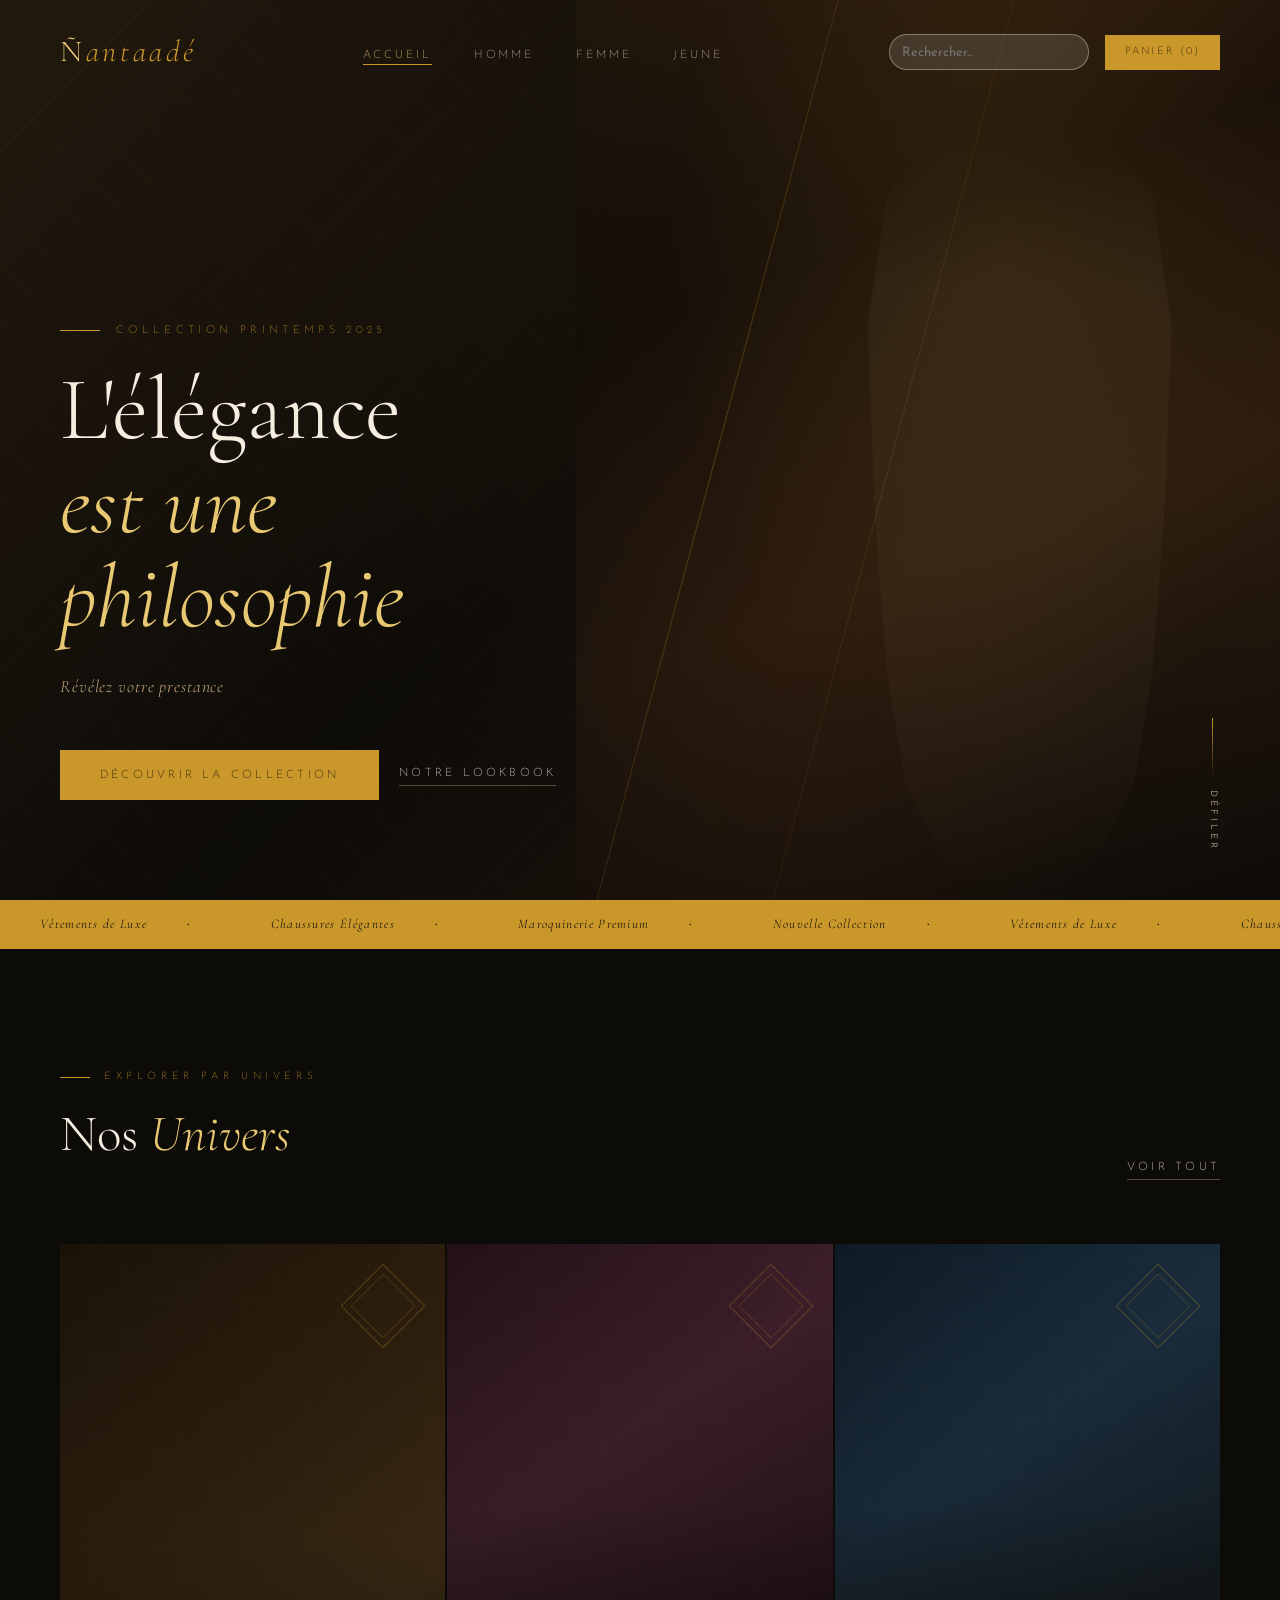
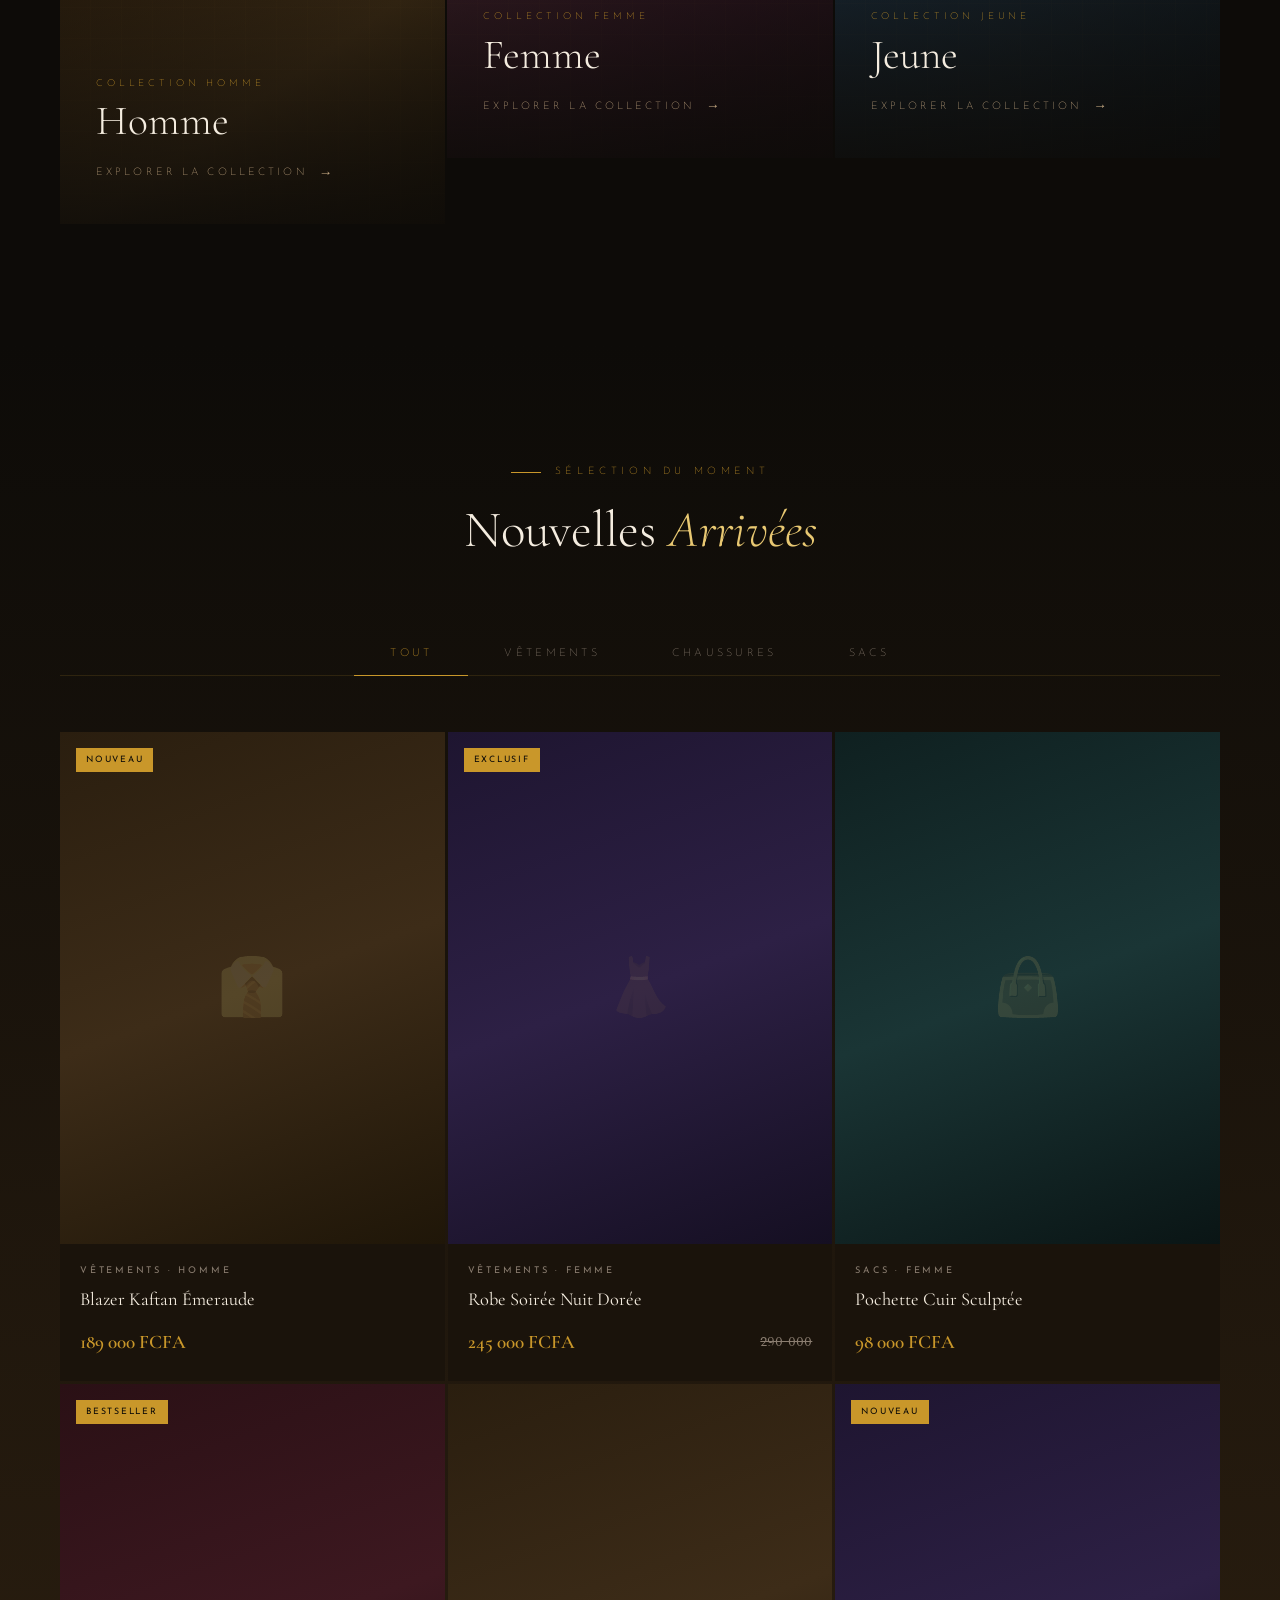
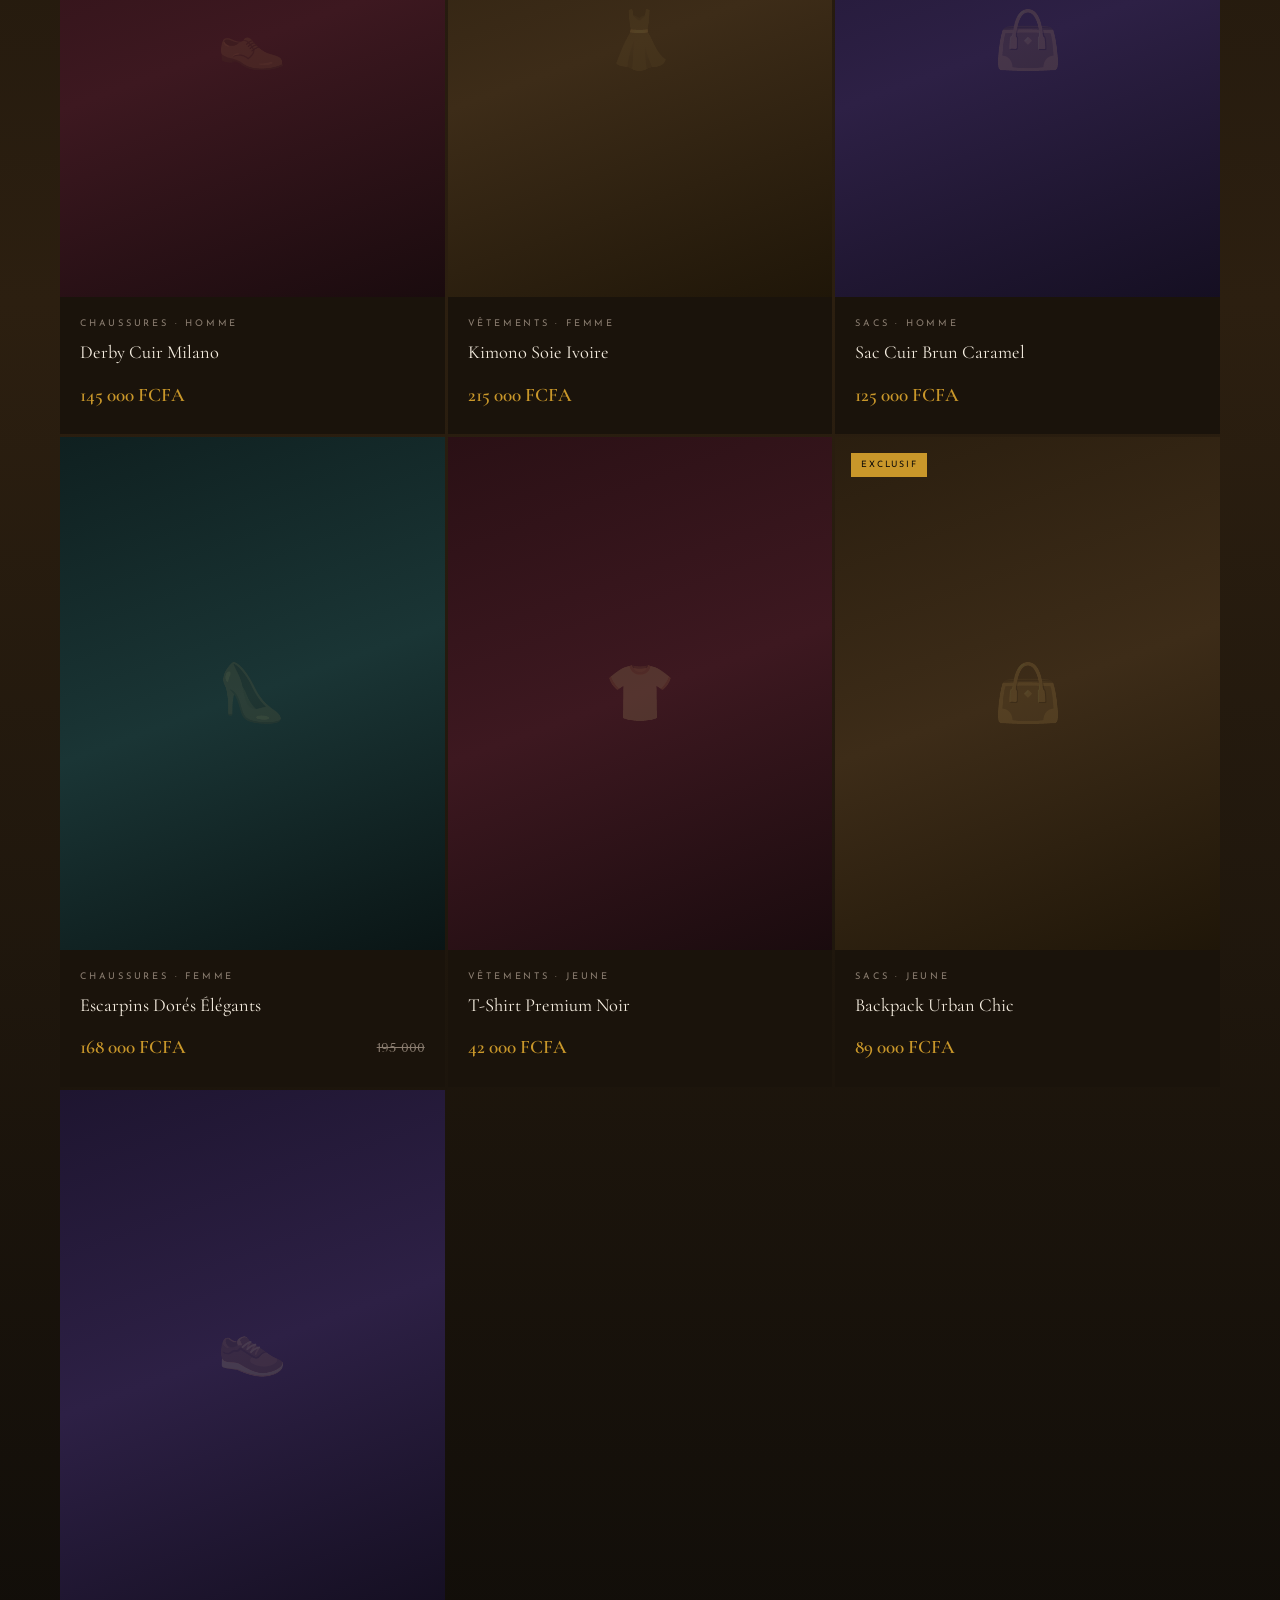
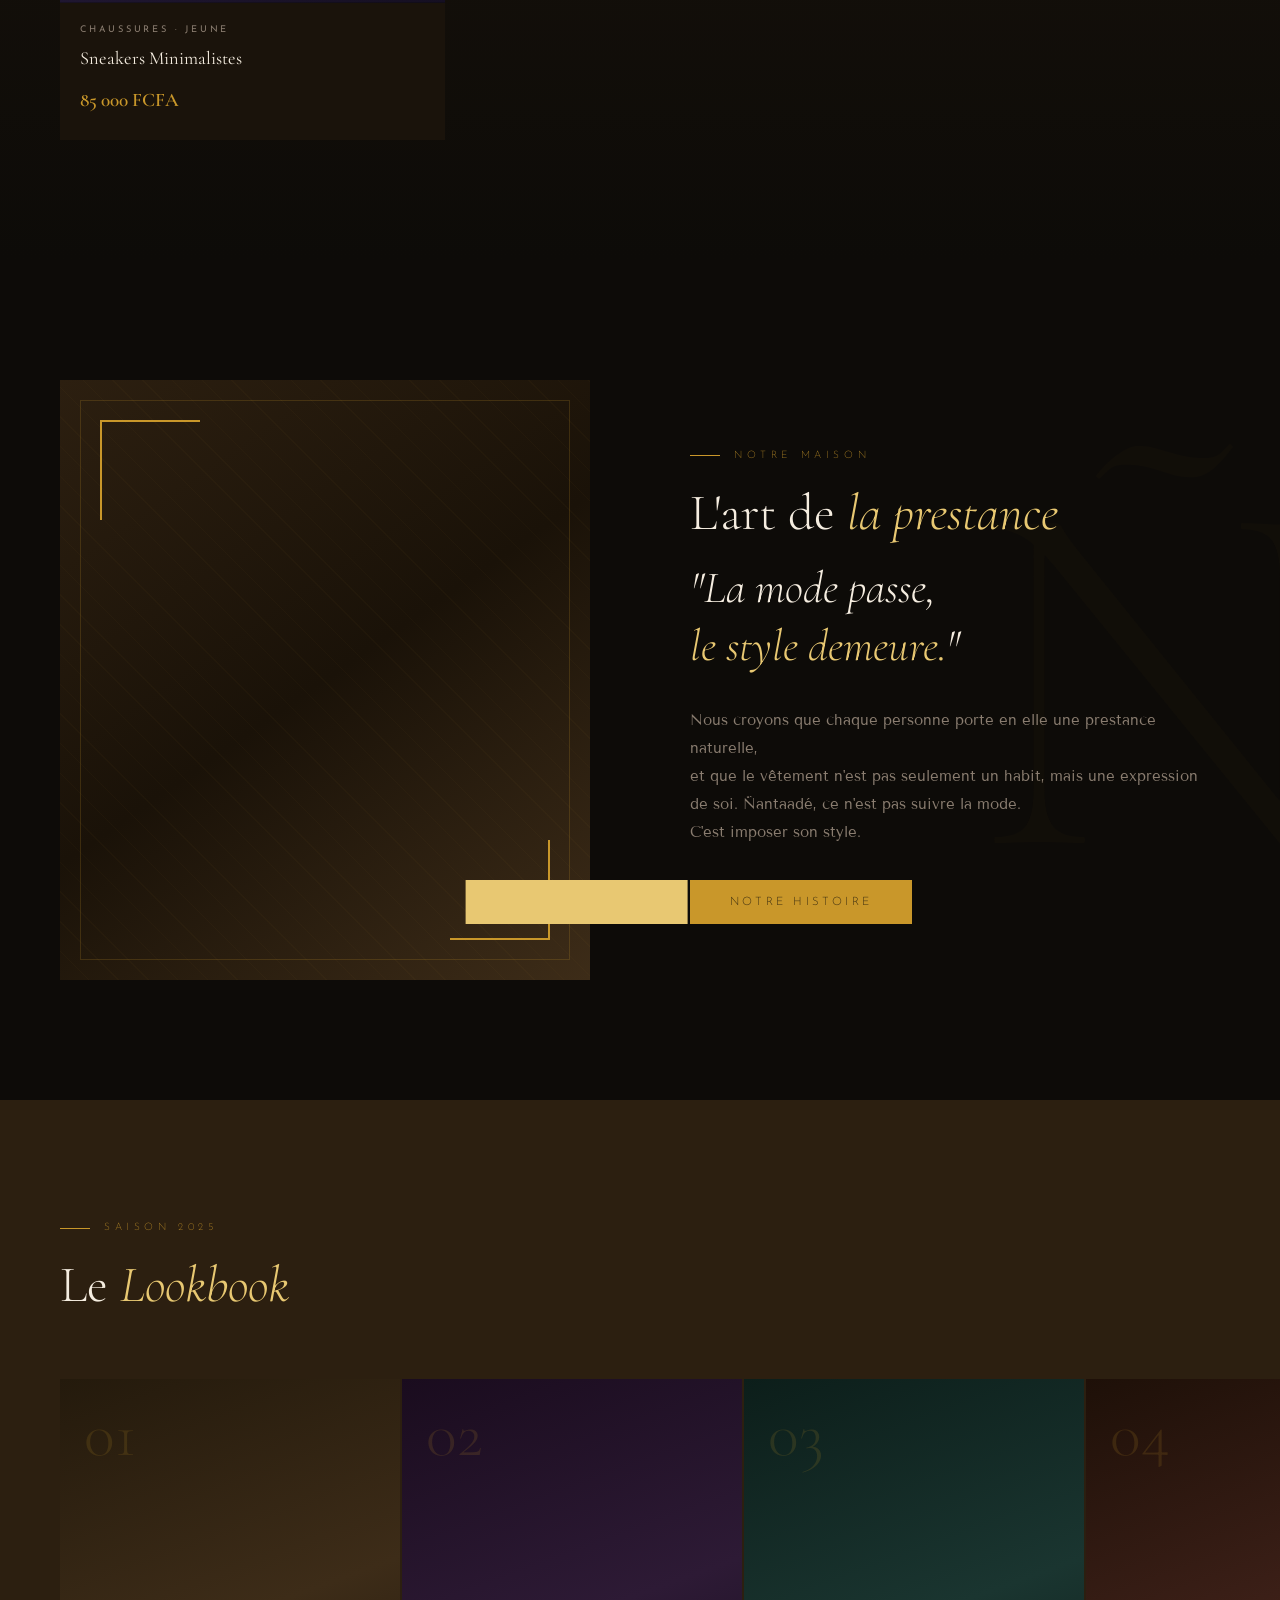
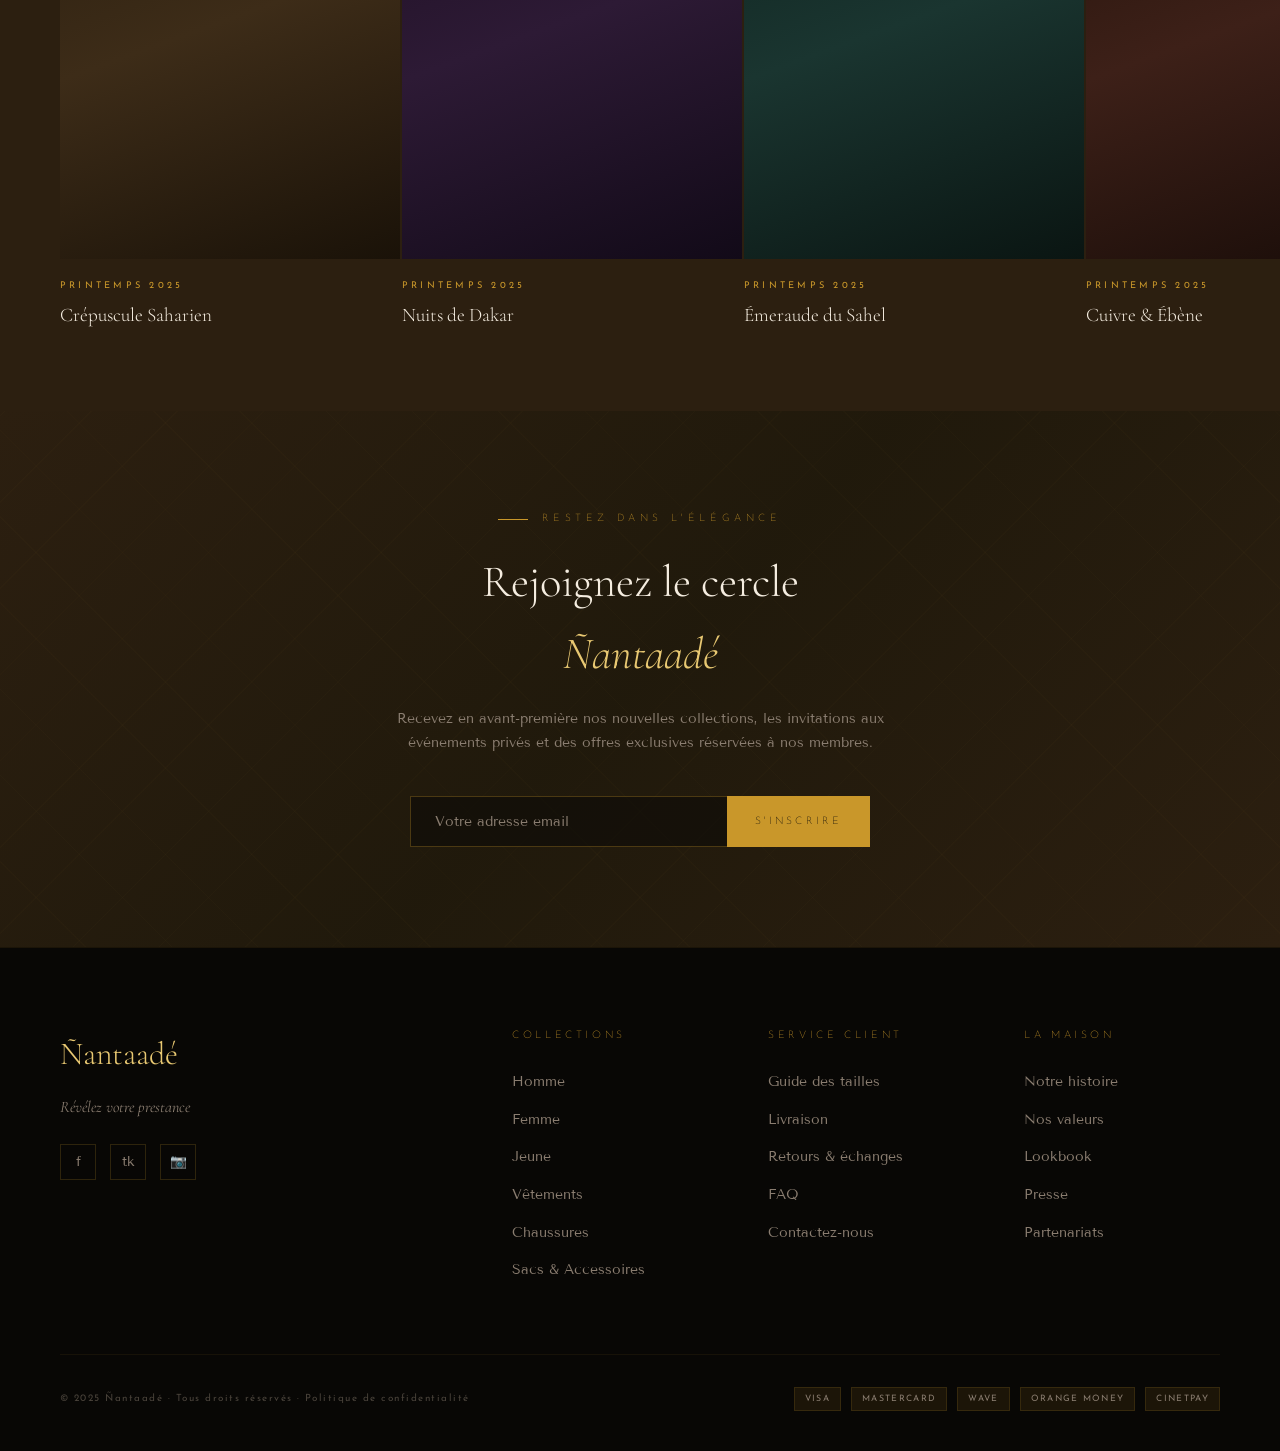
<file: index.html>
<!DOCTYPE html>
<html lang="fr">
<head>
<meta charset="UTF-8">
<meta name="viewport" content="width=device-width, initial-scale=1.0">
<title>Ñantaadé — Révélez votre prestance</title>
<link href="https://fonts.googleapis.com/css2?family=Cormorant+Garamond:ital,wght@0,300;0,400;0,600;1,300;1,400&family=Tenor+Sans&family=Josefin+Sans:wght@100;200;300&display=swap" rel="stylesheet">
<link rel="stylesheet" href="css/base.css">
<link rel="stylesheet" href="css/main.css">
</head>
<body>

<!-- NAV -->

<!-- NAV -->
<nav id="navbar">
  <a href="index.html" class="nav-logo">Ñ<span>antaadé</span></a>
  <ul class="nav-links">
    <li><a href="index.html">Accueil</a></li>
    <li><a href="collections-homme.html">Homme</a></li>
    <li><a href="collections-femme.html">Femme</a></li>
    <li><a href="collections-jeune.html">Jeune</a></li>
  </ul>
  <div class="nav-right">
    <label class="nav-search">
      <input type="text" class="nav-search-input" placeholder="Rechercher..." aria-label="Recherche">
    </label>
    <a href="#" class="nav-cart"><span>Panier (0)</span></a>
  </div>
</nav>

<!-- HERO -->
<section class="hero">
  <div class="hero-bg"></div>
  <div class="hero-pattern"></div>
  <div class="hero-visual">
    <div class="hero-silhouette"></div>
    <div class="hero-lines"></div>
  </div>
  <div class="hero-content">
    <div class="hero-label">Collection Printemps 2025</div>
    <h1 class="hero-title">
      L'élégance <em>est une<br>philosophie</em>
    </h1>
    <p class="hero-slogan">Révélez votre prestance</p>
    <div class="hero-ctas">
      <a href="decouvrir-collection.html" class="btn-primary"><span>Découvrir la collection</span></a>
      <a href="lookbook.html" class="btn-secondary">Notre lookbook</a>
    </div>
  </div>
  <div class="hero-scroll">
    <div class="scroll-line"></div>
    <span>Défiler</span>
  </div>
</section>

<!-- MARQUEE -->
<div class="marquee-band">
  <div class="marquee-track">
    <div class="marquee-item">Vêtements de Luxe</div>
    <div class="marquee-item">Chaussures Élégantes</div>
    <div class="marquee-item">Maroquinerie Premium</div>
    <div class="marquee-item">Nouvelle Collection</div>
    <div class="marquee-item">Vêtements de Luxe</div>
    <div class="marquee-item">Chaussures Élégantes</div>
    <div class="marquee-item">Maroquinerie Premium</div>
    <div class="marquee-item">Nouvelle Collection</div>
    <div class="marquee-item">Vêtements de Luxe</div>
    <div class="marquee-item">Chaussures Élégantes</div>
    <div class="marquee-item">Maroquinerie Premium</div>
    <div class="marquee-item">Nouvelle Collection</div>
  </div>
</div>

<!-- CATÉGORIES -->
<section class="categories" id="categories">
  <div class="categories-header">
    <div>
      <div class="section-label">Explorer par univers</div>
      <h2 class="section-title">Nos <em>Univers</em></h2>
    </div>
    <a href="#" class="btn-secondary">Voir tout</a>
  </div>
  <div class="categories-grid">
    <div class="cat-card">
      <div class="cat-bg cat-bg-homme"></div>
      <div class="cat-pattern"></div>
      <div class="cat-overlay"></div>
      <div class="cat-deco"></div>
      <div class="cat-content">
        <div class="cat-tag">Collection Homme</div>
        <div class="cat-name">Homme</div>
        <a href="collections-homme.html" class="cat-link">Explorer la collection</a>
      </div>
    </div>
    <div class="cat-card">
      <div class="cat-bg cat-bg-femme"></div>
      <div class="cat-pattern"></div>
      <div class="cat-overlay"></div>
      <div class="cat-deco"></div>
      <div class="cat-content">
        <div class="cat-tag">Collection Femme</div>
        <div class="cat-name">Femme</div>
        <a href="collections-femme.html" class="cat-link">Explorer la collection</a>
      </div>
    </div>
    <div class="cat-card">
      <div class="cat-bg cat-bg-jeune"></div>
      <div class="cat-pattern"></div>
      <div class="cat-overlay"></div>
      <div class="cat-deco"></div>
      <div class="cat-content">
        <div class="cat-tag">Collection Jeune</div>
        <div class="cat-name">Jeune</div>
        <a href="collections-jeune.html" class="cat-link">Explorer la collection</a>
      </div>
    </div>
  </div>
</section>

<!-- COLLECTION -->
<section class="collection" id="collection">
  <div class="collection-header">
    <div class="section-label" style="justify-content:center">Sélection du moment</div>
    <h2 class="section-title">Nouvelles <em>Arrivées</em></h2>
  </div>
  <div class="collection-tabs">
    <button class="tab-btn active" onclick="setTab(this)" data-category="tout">Tout</button>
    <button class="tab-btn" onclick="setTab(this)" data-category="vetements">Vêtements</button>
    <button class="tab-btn" onclick="setTab(this)" data-category="chaussures">Chaussures</button>
    <button class="tab-btn" onclick="setTab(this)" data-category="sacs">Sacs</button>
  </div>
  <div class="products-grid" id="products-grid">
    <div class="product-card" data-category="vetements" data-gender="homme" id="product-1">
      <div class="product-img">
        <div class="product-img-bg p1"></div>
        <div class="product-icon">👔</div>
        <div class="product-badge">Nouveau</div>
        <div class="product-quick"><span>Aperçu rapide</span></div>
      </div>
      <div class="product-info">
        <div class="product-cat">Vêtements · Homme</div>
        <div class="product-name">Blazer Kaftan Émeraude</div>
        <div class="product-price">
          <span class="price-main">189 000 FCFA</span>
        </div>
      </div>
    </div>
    <div class="product-card" data-category="vetements" data-gender="femme" id="product-2">
      <div class="product-img">
        <div class="product-img-bg p2"></div>
        <div class="product-icon">👗</div>
        <div class="product-badge">Exclusif</div>
        <div class="product-quick"><span>Aperçu rapide</span></div>
      </div>
      <div class="product-info">
        <div class="product-cat">Vêtements · Femme</div>
        <div class="product-name">Robe Soirée Nuit Dorée</div>
        <div class="product-price">
          <span class="price-main">245 000 FCFA</span>
          <span class="price-old">290 000</span>
        </div>
      </div>
    </div>
    <div class="product-card" data-category="sacs" data-gender="femme" id="product-3">
      <div class="product-img">
        <div class="product-img-bg p3"></div>
        <div class="product-icon">👜</div>
        <div class="product-quick"><span>Aperçu rapide</span></div>
      </div>
      <div class="product-info">
        <div class="product-cat">Sacs · Femme</div>
        <div class="product-name">Pochette Cuir Sculptée</div>
        <div class="product-price">
          <span class="price-main">98 000 FCFA</span>
        </div>
      </div>
    </div>
    <div class="product-card" data-category="chaussures" data-gender="homme" id="product-4">
      <div class="product-img">
        <div class="product-img-bg p4"></div>
        <div class="product-icon">👞</div>
        <div class="product-badge">Bestseller</div>
        <div class="product-quick"><span>Aperçu rapide</span></div>
      </div>
      <div class="product-info">
        <div class="product-cat">Chaussures · Homme</div>
        <div class="product-name">Derby Cuir Milano</div>
        <div class="product-price">
          <span class="price-main">145 000 FCFA</span>
        </div>
      </div>
    </div>
    <div class="product-card" data-category="vetements" data-gender="femme" id="product-5">
      <div class="product-img">
        <div class="product-img-bg p1"></div>
        <div class="product-icon">👗</div>
        <div class="product-quick"><span>Aperçu rapide</span></div>
      </div>
      <div class="product-info">
        <div class="product-cat">Vêtements · Femme</div>
        <div class="product-name">Kimono Soie Ivoire</div>
        <div class="product-price">
          <span class="price-main">215 000 FCFA</span>
        </div>
      </div>
    </div>
    <div class="product-card" data-category="sacs" data-gender="homme" id="product-6">
      <div class="product-img">
        <div class="product-img-bg p2"></div>
        <div class="product-icon">👜</div>
        <div class="product-badge">Nouveau</div>
        <div class="product-quick"><span>Aperçu rapide</span></div>
      </div>
      <div class="product-info">
        <div class="product-cat">Sacs · Homme</div>
        <div class="product-name">Sac Cuir Brun Caramel</div>
        <div class="product-price">
          <span class="price-main">125 000 FCFA</span>
        </div>
      </div>
    </div>
    <div class="product-card" data-category="chaussures" data-gender="femme" id="product-7">
      <div class="product-img">
        <div class="product-img-bg p3"></div>
        <div class="product-icon">👠</div>
        <div class="product-quick"><span>Aperçu rapide</span></div>
      </div>
      <div class="product-info">
        <div class="product-cat">Chaussures · Femme</div>
        <div class="product-name">Escarpins Dorés Élégants</div>
        <div class="product-price">
          <span class="price-main">168 000 FCFA</span>
          <span class="price-old">195 000</span>
        </div>
      </div>
    </div>
    <div class="product-card" data-category="vetements" data-gender="jeune" id="product-8">
      <div class="product-img">
        <div class="product-img-bg p4"></div>
        <div class="product-icon">👕</div>
        <div class="product-quick"><span>Aperçu rapide</span></div>
      </div>
      <div class="product-info">
        <div class="product-cat">Vêtements · Jeune</div>
        <div class="product-name">T-Shirt Premium Noir</div>
        <div class="product-price">
          <span class="price-main">42 000 FCFA</span>
        </div>
      </div>
    </div>
    <div class="product-card" data-category="sacs" data-gender="jeune" id="product-9">
      <div class="product-img">
        <div class="product-img-bg p1"></div>
        <div class="product-icon">👜</div>
        <div class="product-badge">Exclusif</div>
        <div class="product-quick"><span>Aperçu rapide</span></div>
      </div>
      <div class="product-info">
        <div class="product-cat">Sacs · Jeune</div>
        <div class="product-name">Backpack Urban Chic</div>
        <div class="product-price">
          <span class="price-main">89 000 FCFA</span>
        </div>
      </div>
    </div>
    <div class="product-card" data-category="chaussures" data-gender="jeune" id="product-10">
      <div class="product-img">
        <div class="product-img-bg p2"></div>
        <div class="product-icon">👟</div>
        <div class="product-quick"><span>Aperçu rapide</span></div>
      </div>
      <div class="product-info">
        <div class="product-cat">Chaussures · Jeune</div>
        <div class="product-name">Sneakers Minimalistes</div>
        <div class="product-price">
          <span class="price-main">85 000 FCFA</span>
        </div>
      </div>
    </div>
  </div>
</section>

<!-- BRAND STORY -->
<section class="brand-story" id="brand-story">
  <div class="story-visual">
    <div class="story-frame">
      <div class="story-frame-pattern"></div>
      <div class="story-frame-br"></div>
    </div>
    <div class="story-accent"></div>
  </div>
  <div class="story-text">
    <div class="section-label">Notre Maison</div>
    <h2 class="section-title">L'art de <em>la prestance</em></h2>
    <p class="story-quote">
      "La mode passe,<br><em>le style demeure.</em>"
    </p>
    <p class="story-body">
      Nous croyons que chaque personne porte en elle une prestance naturelle,<br>et que le vêtement n'est pas seulement un habit, mais une expression de soi. Ñantaadé, ce n'est pas suivre la mode.<br>C'est imposer son style.
    </p>
    <a href="#" class="btn-primary"><span>Notre histoire</span></a>
  </div>
</section>

<!-- LOOKBOOK -->
<section class="lookbook" id="lookbook">
  <div class="lookbook-header">
    <div class="section-label">Saison 2025</div>
    <h2 class="section-title">Le <em>Lookbook</em></h2>
  </div>
  <div class="lookbook-scroll">
    <div class="look-item">
      <div class="look-img">
        <div class="look-img-bg l1"></div>
        <div class="look-number">01</div>
        <div class="look-overlay"></div>
      </div>
      <div class="look-info">
        <div class="look-season">Printemps 2025</div>
        <div class="look-title">Crépuscule Saharien</div>
      </div>
    </div>
    <div class="look-item">
      <div class="look-img">
        <div class="look-img-bg l2"></div>
        <div class="look-number">02</div>
        <div class="look-overlay"></div>
      </div>
      <div class="look-info">
        <div class="look-season">Printemps 2025</div>
        <div class="look-title">Nuits de Dakar</div>
      </div>
    </div>
    <div class="look-item">
      <div class="look-img">
        <div class="look-img-bg l3"></div>
        <div class="look-number">03</div>
        <div class="look-overlay"></div>
      </div>
      <div class="look-info">
        <div class="look-season">Printemps 2025</div>
        <div class="look-title">Émeraude du Sahel</div>
      </div>
    </div>
    <div class="look-item">
      <div class="look-img">
        <div class="look-img-bg l4"></div>
        <div class="look-number">04</div>
        <div class="look-overlay"></div>
      </div>
      <div class="look-info">
        <div class="look-season">Printemps 2025</div>
        <div class="look-title">Cuivre & Ébène</div>
      </div>
    </div>
    <div class="look-item">
      <div class="look-img">
        <div class="look-img-bg l5"></div>
        <div class="look-number">05</div>
        <div class="look-overlay"></div>
      </div>
      <div class="look-info">
        <div class="look-season">Printemps 2025</div>
        <div class="look-title">Minuit Atlantique</div>
      </div>
    </div>
  </div>
</section>

<!-- NEWSLETTER -->
<section class="newsletter">
  <div class="newsletter-content">
    <div class="section-label" style="justify-content:center">Restez dans l'élégance</div>
    <h2 class="newsletter-title">Rejoignez le cercle<br><em style="font-style:italic;color:var(--or-clair)">Ñantaadé</em></h2>
    <p class="newsletter-sub">Recevez en avant-première nos nouvelles collections, les invitations aux événements privés et des offres exclusives réservées à nos membres.</p>
    <div class="newsletter-form">
      <input type="email" class="newsletter-input" placeholder="Votre adresse email">
      <button class="newsletter-btn">S'inscrire</button>
    </div>
  </div>
</section>

<!-- FOOTER -->
<footer>
  <div class="footer-top">
    <div class="footer-logo-block">
      <span class="footer-logo">Ñantaadé</span>
      <p class="footer-slogan">Révélez votre prestance</p>
      <div class="footer-social">
        <a href="https://facebook.com/share/17MYJZ6zmm/?mibextid=wwXIfr" class="social-link">f</a>
        <a href="https://www.tiktok.com/@nantaade?is_from_webapp=1&sender_device=pc" class="social-link">tk</a>
        <a href="https://www.instagram.com/nantaade_sn?igsh=NGMzZGRnajU5eXNn&utm_source=qr" class="social-link">📷</a>
      </div>
    </div>
    <div>
      <div class="footer-col-title">Collections</div>
      <ul class="footer-links">
        <li><a href="#">Homme</a></li>
        <li><a href="#">Femme</a></li>
        <li><a href="#">Jeune</a></li>
        <li><a href="#">Vêtements</a></li>
        <li><a href="#">Chaussures</a></li>
        <li><a href="#">Sacs & Accessoires</a></li>
      </ul>
    </div>
    <div>
      <div class="footer-col-title">Service Client</div>
      <ul class="footer-links">
        <li><a href="#">Guide des tailles</a></li>
        <li><a href="#">Livraison</a></li>
        <li><a href="#">Retours & échanges</a></li>
        <li><a href="#">FAQ</a></li>
        <li><a href="#">Contactez-nous</a></li>
      </ul>
    </div>
    <div>
      <div class="footer-col-title">La Maison</div>
      <ul class="footer-links">
        <li><a href="#">Notre histoire</a></li>
        <li><a href="#">Nos valeurs</a></li>
        <li><a href="#">Lookbook</a></li>
        <li><a href="#">Presse</a></li>
        <li><a href="#">Partenariats</a></li>
      </ul>
    </div>
  </div>
  <div class="footer-bottom">
    <span class="footer-copy">© 2025 Ñantaadé · Tous droits réservés · Politique de confidentialité</span>
    <div class="footer-payment">
      <span class="payment-badge">Visa</span>
      <span class="payment-badge">Mastercard</span>
      <span class="payment-badge">Wave</span>
      <span class="payment-badge">Orange Money</span>
      <span class="payment-badge">Cinetpay</span>
    </div>
  </div>
</footer>

<script src="js/main.js"></script>
</body>
</html>
</file>
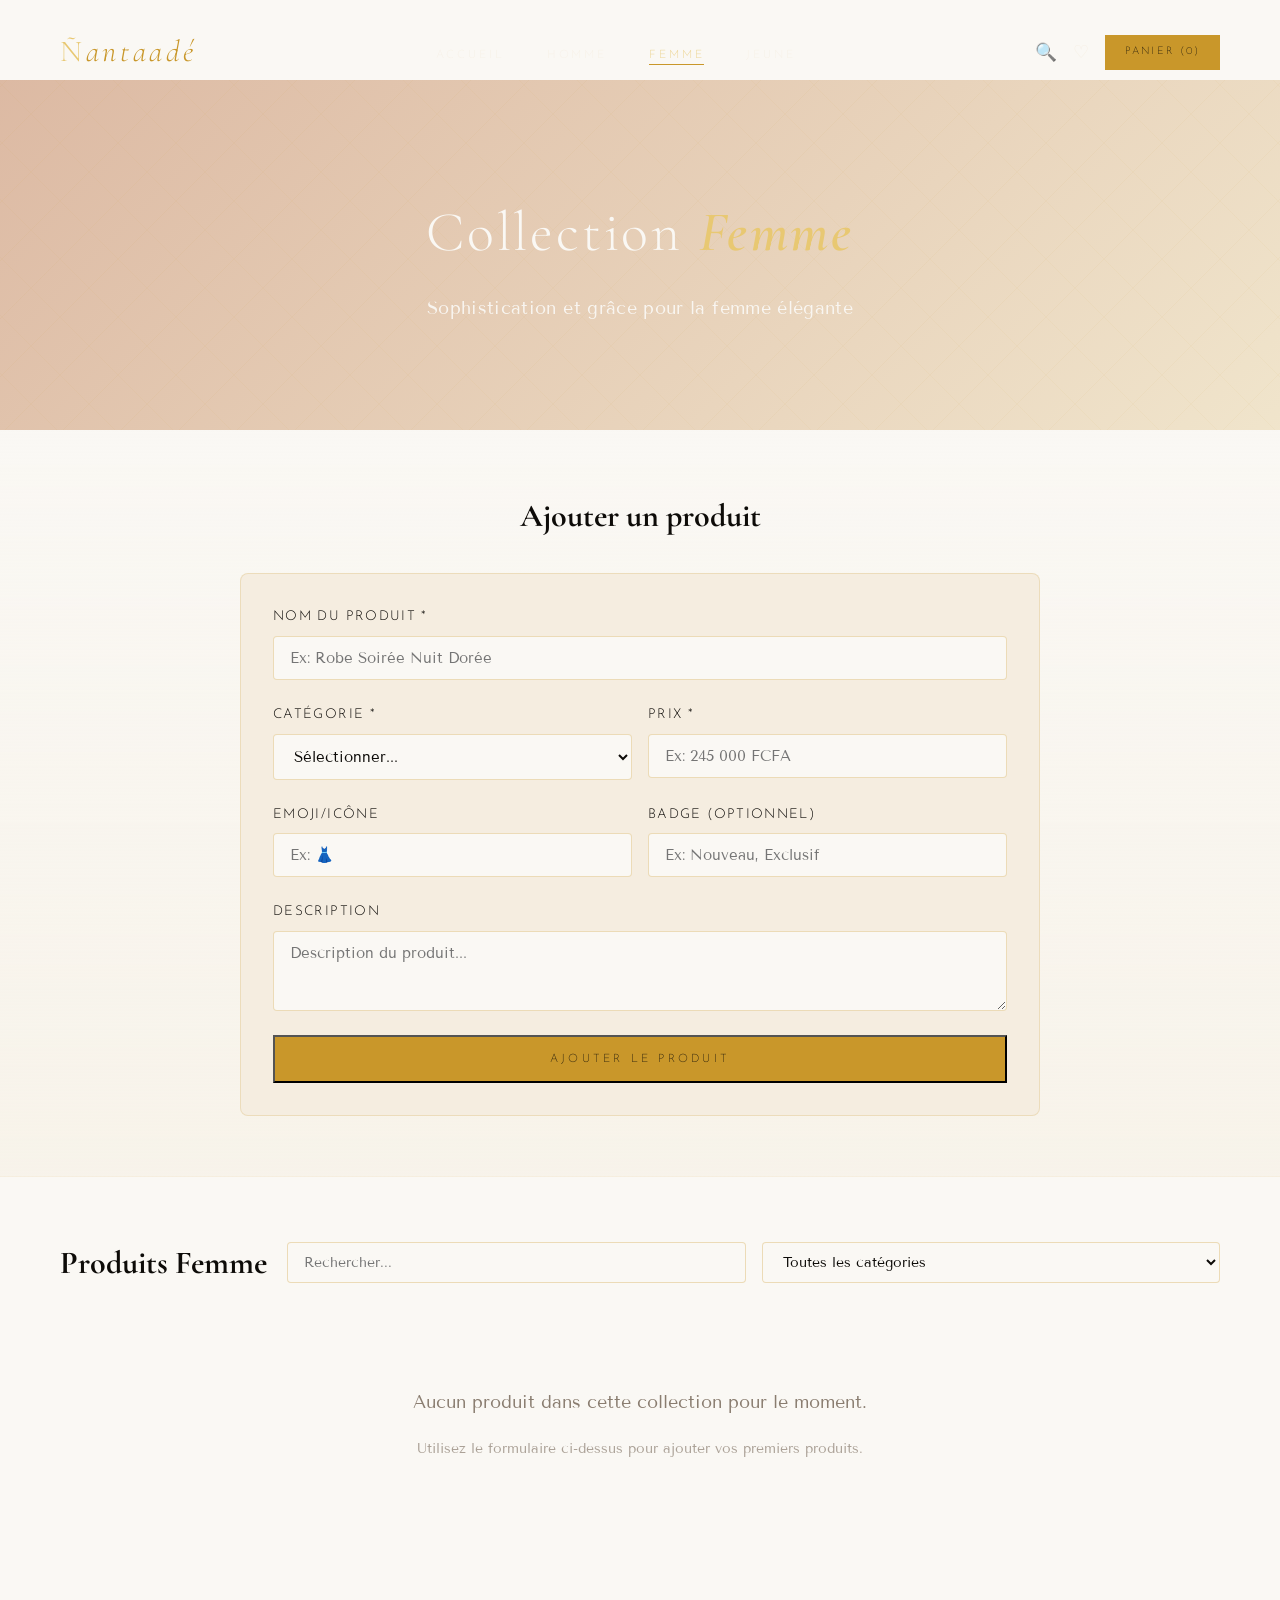
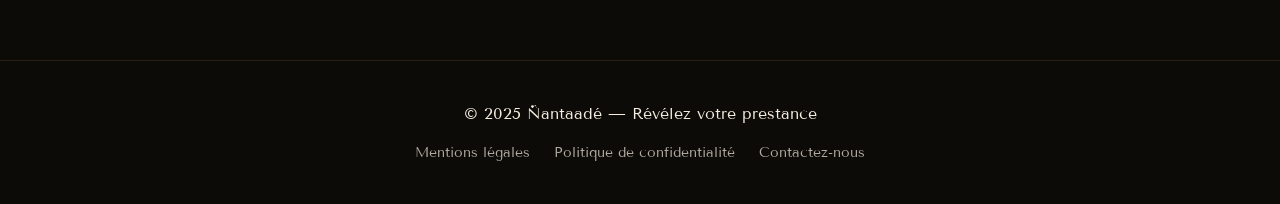
<file: collections-femme.html>
<!DOCTYPE html>
<html lang="fr">
<head>
<meta charset="UTF-8">
<meta name="viewport" content="width=device-width, initial-scale=1.0">
<title>Collection Femme — Ñantaadé</title>
<link href="https://fonts.googleapis.com/css2?family=Cormorant+Garamond:ital,wght@0,300;0,400;0,600;1,300;1,400&family=Tenor+Sans&family=Josefin+Sans:wght@100;200;300&display=swap" rel="stylesheet">
<link rel="stylesheet" href="css/base.css">
<link rel="stylesheet" href="css/main.css">
<link rel="stylesheet" href="css/collections.css">
</head>
<body>

<!-- NAV -->
<nav id="navbar">
  <a href="index.html" class="nav-logo">Ñ<span>antaadé</span></a>
  <ul class="nav-links">
    <li><a href="index.html">Accueil</a></li>
    <li><a href="collections-homme.html">Homme</a></li>
    <li><a href="collections-femme.html" class="active-link">Femme</a></li>
    <li><a href="collections-jeune.html">Jeune</a></li>
  </ul>
  <div class="nav-right">
    <span class="nav-icon">🔍</span>
    <span class="nav-icon">♡</span>
    <a href="#" class="nav-cart"><span>Panier (0)</span></a>
  </div>
</nav>

<!-- COLLECTION FEMME -->
<section class="collection-page">
  <div class="collection-hero" style="background: linear-gradient(135deg, rgba(176,92,42,0.4) 0%, rgba(201,151,42,0.2) 100%);">
    <div class="collection-hero-content">
      <h1 class="collection-title">Collection <em>Femme</em></h1>
      <p class="collection-subtitle">Sophistication et grâce pour la femme élégante</p>
    </div>
  </div>

  <!-- FORMULAIRE D'AJOUT DE PRODUIT -->
  <div class="add-product-section">
    <div class="add-product-container">
      <h2>Ajouter un produit</h2>
      <form id="add-product-form" class="product-form">
        <div class="form-group">
          <label for="product-name">Nom du produit *</label>
          <input type="text" id="product-name" required placeholder="Ex: Robe Soirée Nuit Dorée">
        </div>
        <div class="form-row">
          <div class="form-group">
            <label for="product-category">Catégorie *</label>
            <select id="product-category" required>
              <option value="">Sélectionner...</option>
              <option value="vetements">Vêtements</option>
              <option value="chaussures">Chaussures</option>
              <option value="sacs">Sacs</option>
              <option value="accessoires">Accessoires</option>
            </select>
          </div>
          <div class="form-group">
            <label for="product-price">Prix *</label>
            <input type="text" id="product-price" required placeholder="Ex: 245 000 FCFA">
          </div>
        </div>
        <div class="form-row">
          <div class="form-group">
            <label for="product-icon">Emoji/Icône</label>
            <input type="text" id="product-icon" placeholder="Ex: 👗" maxlength="2">
          </div>
          <div class="form-group">
            <label for="product-badge">Badge (optionnel)</label>
            <input type="text" id="product-badge" placeholder="Ex: Nouveau, Exclusif">
          </div>
        </div>
        <div class="form-group">
          <label for="product-description">Description</label>
          <textarea id="product-description" placeholder="Description du produit..." rows="3"></textarea>
        </div>
        <button type="submit" class="btn-primary">
          <span>Ajouter le produit</span>
        </button>
      </form>
    </div>
  </div>

  <!-- GRILLE DE PRODUITS -->
  <div class="products-section">
    <div class="products-header">
      <h2>Produits Femme</h2>
      <div class="products-controls">
        <input type="text" id="search-products" placeholder="Rechercher..." class="search-input">
        <select id="filter-category" class="filter-select">
          <option value="">Toutes les catégories</option>
          <option value="vetements">Vêtements</option>
          <option value="chaussures">Chaussures</option>
          <option value="sacs">Sacs</option>
          <option value="accessoires">Accessoires</option>
        </select>
      </div>
    </div>
    <div class="products-grid" id="products-grid">
      <!-- Les produits seront ajoutés dynamiquement ici -->
    </div>
  </div>
</section>

<!-- FOOTER -->
<footer class="footer">
  <div class="footer-content">
    <p>&copy; 2025 Ñantaadé — Révélez votre prestance</p>
    <div class="footer-links">
      <a href="#">Mentions légales</a>
      <a href="#">Politique de confidentialité</a>
      <a href="#">Contactez-nous</a>
    </div>
  </div>
</footer>

<script src="js/main.js"></script>
<script src="js/collections.js"></script>
<script>
  // Initialiser la collection femme au chargement
  document.addEventListener('DOMContentLoaded', function() {
    initializeCollection('femme');
  });
</script>

</body>
</html>
</file>
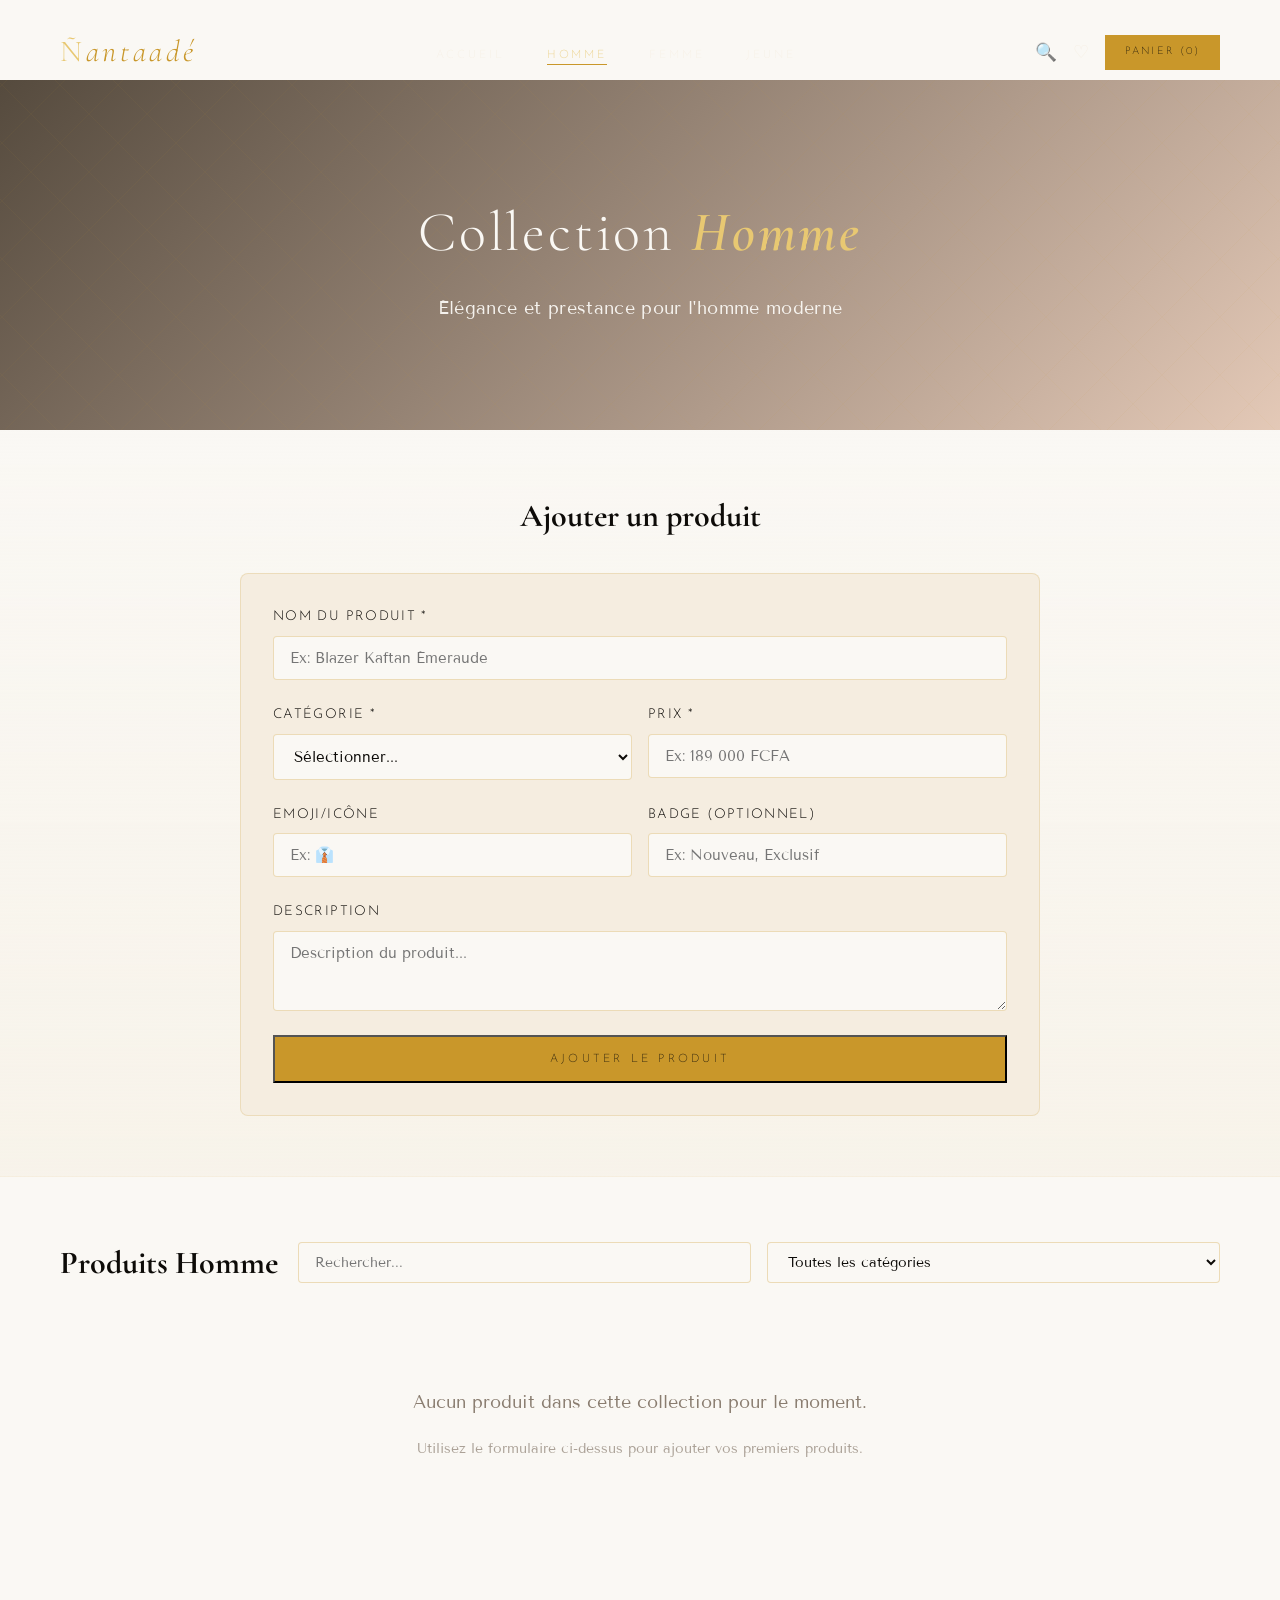
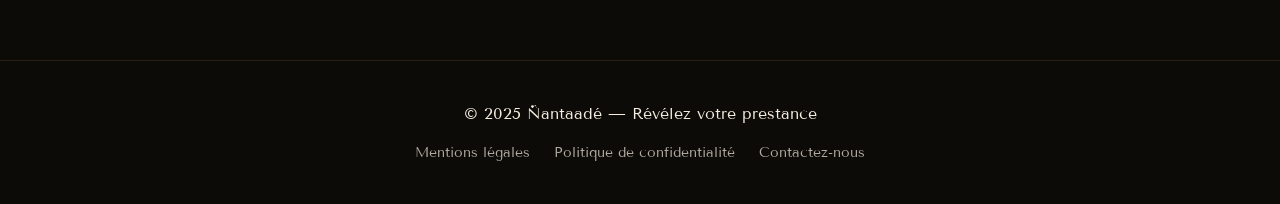
<file: collections-homme.html>
<!DOCTYPE html>
<html lang="fr">
<head>
<meta charset="UTF-8">
<meta name="viewport" content="width=device-width, initial-scale=1.0">
<title>Collection Homme — Ñantaadé</title>
<link href="https://fonts.googleapis.com/css2?family=Cormorant+Garamond:ital,wght@0,300;0,400;0,600;1,300;1,400&family=Tenor+Sans&family=Josefin+Sans:wght@100;200;300&display=swap" rel="stylesheet">
<link rel="stylesheet" href="css/base.css">
<link rel="stylesheet" href="css/main.css">
<link rel="stylesheet" href="css/collections.css">
</head>
<body>

<!-- NAV -->
<nav id="navbar">
  <a href="index.html" class="nav-logo">Ñ<span>antaadé</span></a>
  <ul class="nav-links">
    <li><a href="index.html">Accueil</a></li>
    <li><a href="collections-homme.html" class="active-link">Homme</a></li>
    <li><a href="collections-femme.html">Femme</a></li>
    <li><a href="collections-jeune.html">Jeune</a></li>
  </ul>
  <div class="nav-right">
    <span class="nav-icon">🔍</span>
    <span class="nav-icon">♡</span>
    <a href="#" class="nav-cart"><span>Panier (0)</span></a>
  </div>
</nav>

<!-- COLLECTION HOMME -->
<section class="collection-page">
  <div class="collection-hero" style="background: linear-gradient(135deg, rgba(44,31,16,0.8) 0%, rgba(176,92,42,0.3) 100%);">
    <div class="collection-hero-content">
      <h1 class="collection-title">Collection <em>Homme</em></h1>
      <p class="collection-subtitle">Élégance et prestance pour l'homme moderne</p>
    </div>
  </div>

  <!-- FORMULAIRE D'AJOUT DE PRODUIT -->
  <div class="add-product-section">
    <div class="add-product-container">
      <h2>Ajouter un produit</h2>
      <form id="add-product-form" class="product-form">
        <div class="form-group">
          <label for="product-name">Nom du produit *</label>
          <input type="text" id="product-name" required placeholder="Ex: Blazer Kaftan Émeraude">
        </div>
        <div class="form-row">
          <div class="form-group">
            <label for="product-category">Catégorie *</label>
            <select id="product-category" required>
              <option value="">Sélectionner...</option>
              <option value="vetements">Vêtements</option>
              <option value="chaussures">Chaussures</option>
              <option value="sacs">Sacs</option>
              <option value="accessoires">Accessoires</option>
            </select>
          </div>
          <div class="form-group">
            <label for="product-price">Prix *</label>
            <input type="text" id="product-price" required placeholder="Ex: 189 000 FCFA">
          </div>
        </div>
        <div class="form-row">
          <div class="form-group">
            <label for="product-icon">Emoji/Icône</label>
            <input type="text" id="product-icon" placeholder="Ex: 👔" maxlength="2">
          </div>
          <div class="form-group">
            <label for="product-badge">Badge (optionnel)</label>
            <input type="text" id="product-badge" placeholder="Ex: Nouveau, Exclusif">
          </div>
        </div>
        <div class="form-group">
          <label for="product-description">Description</label>
          <textarea id="product-description" placeholder="Description du produit..." rows="3"></textarea>
        </div>
        <button type="submit" class="btn-primary">
          <span>Ajouter le produit</span>
        </button>
      </form>
    </div>
  </div>

  <!-- GRILLE DE PRODUITS -->
  <div class="products-section">
    <div class="products-header">
      <h2>Produits Homme</h2>
      <div class="products-controls">
        <input type="text" id="search-products" placeholder="Rechercher..." class="search-input">
        <select id="filter-category" class="filter-select">
          <option value="">Toutes les catégories</option>
          <option value="vetements">Vêtements</option>
          <option value="chaussures">Chaussures</option>
          <option value="sacs">Sacs</option>
          <option value="accessoires">Accessoires</option>
        </select>
      </div>
    </div>
    <div class="products-grid" id="products-grid">
      <!-- Les produits seront ajoutés dynamiquement ici -->
    </div>
  </div>
</section>

<!-- FOOTER -->
<footer class="footer">
  <div class="footer-content">
    <p>&copy; 2025 Ñantaadé — Révélez votre prestance</p>
    <div class="footer-links">
      <a href="#">Mentions légales</a>
      <a href="#">Politique de confidentialité</a>
      <a href="#">Contactez-nous</a>
    </div>
  </div>
</footer>

<script src="js/main.js"></script>
<script src="js/collections.js"></script>
<script>
  // Initialiser la collection homme au chargement
  document.addEventListener('DOMContentLoaded', function() {
    initializeCollection('homme');
  });
</script>

</body>
</html>
</file>
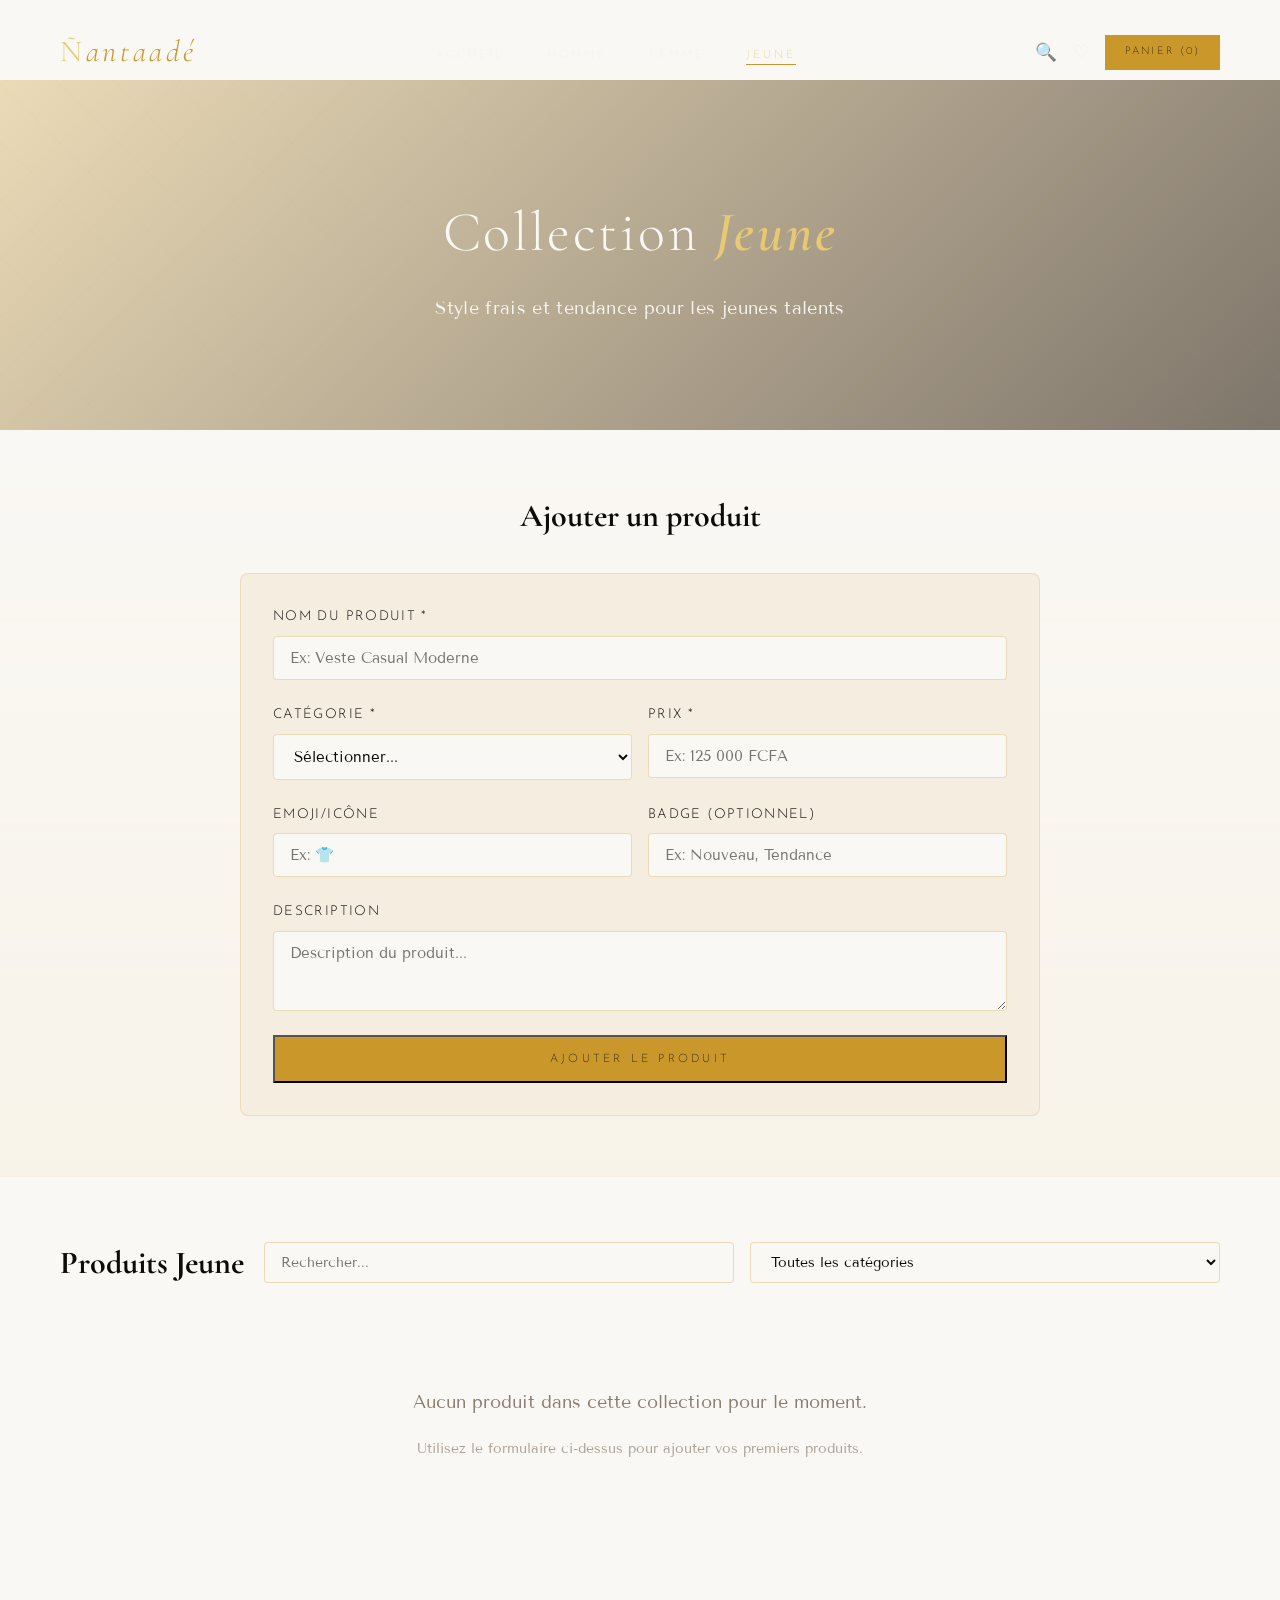
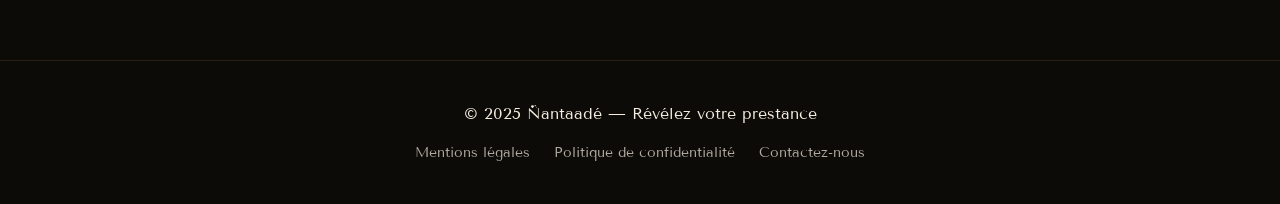
<file: collections-jeune.html>
<!DOCTYPE html>
<html lang="fr">
<head>
<meta charset="UTF-8">
<meta name="viewport" content="width=device-width, initial-scale=1.0">
<title>Collection Jeune — Ñantaadé</title>
<link href="https://fonts.googleapis.com/css2?family=Cormorant+Garamond:ital,wght@0,300;0,400;0,600;1,300;1,400&family=Tenor+Sans&family=Josefin+Sans:wght@100;200;300&display=swap" rel="stylesheet">
<link rel="stylesheet" href="css/base.css">
<link rel="stylesheet" href="css/main.css">
<link rel="stylesheet" href="css/collections.css">
</head>
<body>

<!-- NAV -->
<nav id="navbar">
  <a href="index.html" class="nav-logo">Ñ<span>antaadé</span></a>
  <ul class="nav-links">
    <li><a href="index.html">Accueil</a></li>
    <li><a href="collections-homme.html">Homme</a></li>
    <li><a href="collections-femme.html">Femme</a></li>
    <li><a href="collections-jeune.html" class="active-link">Jeune</a></li>
  </ul>
  <div class="nav-right">
    <span class="nav-icon">🔍</span>
    <span class="nav-icon">♡</span>
    <a href="#" class="nav-cart"><span>Panier (0)</span></a>
  </div>
</nav>

<!-- COLLECTION JEUNE -->
<section class="collection-page">
  <div class="collection-hero" style="background: linear-gradient(135deg, rgba(201,151,42,0.3) 0%, rgba(44,31,16,0.6) 100%);">
    <div class="collection-hero-content">
      <h1 class="collection-title">Collection <em>Jeune</em></h1>
      <p class="collection-subtitle">Style frais et tendance pour les jeunes talents</p>
    </div>
  </div>

  <!-- FORMULAIRE D'AJOUT DE PRODUIT -->
  <div class="add-product-section">
    <div class="add-product-container">
      <h2>Ajouter un produit</h2>
      <form id="add-product-form" class="product-form">
        <div class="form-group">
          <label for="product-name">Nom du produit *</label>
          <input type="text" id="product-name" required placeholder="Ex: Veste Casual Moderne">
        </div>
        <div class="form-row">
          <div class="form-group">
            <label for="product-category">Catégorie *</label>
            <select id="product-category" required>
              <option value="">Sélectionner...</option>
              <option value="vetements">Vêtements</option>
              <option value="chaussures">Chaussures</option>
              <option value="sacs">Sacs</option>
              <option value="accessoires">Accessoires</option>
            </select>
          </div>
          <div class="form-group">
            <label for="product-price">Prix *</label>
            <input type="text" id="product-price" required placeholder="Ex: 125 000 FCFA">
          </div>
        </div>
        <div class="form-row">
          <div class="form-group">
            <label for="product-icon">Emoji/Icône</label>
            <input type="text" id="product-icon" placeholder="Ex: 👕" maxlength="2">
          </div>
          <div class="form-group">
            <label for="product-badge">Badge (optionnel)</label>
            <input type="text" id="product-badge" placeholder="Ex: Nouveau, Tendance">
          </div>
        </div>
        <div class="form-group">
          <label for="product-description">Description</label>
          <textarea id="product-description" placeholder="Description du produit..." rows="3"></textarea>
        </div>
        <button type="submit" class="btn-primary">
          <span>Ajouter le produit</span>
        </button>
      </form>
    </div>
  </div>

  <!-- GRILLE DE PRODUITS -->
  <div class="products-section">
    <div class="products-header">
      <h2>Produits Jeune</h2>
      <div class="products-controls">
        <input type="text" id="search-products" placeholder="Rechercher..." class="search-input">
        <select id="filter-category" class="filter-select">
          <option value="">Toutes les catégories</option>
          <option value="vetements">Vêtements</option>
          <option value="chaussures">Chaussures</option>
          <option value="sacs">Sacs</option>
          <option value="accessoires">Accessoires</option>
        </select>
      </div>
    </div>
    <div class="products-grid" id="products-grid">
      <!-- Les produits seront ajoutés dynamiquement ici -->
    </div>
  </div>
</section>

<!-- FOOTER -->
<footer class="footer">
  <div class="footer-content">
    <p>&copy; 2025 Ñantaadé — Révélez votre prestance</p>
    <div class="footer-links">
      <a href="#">Mentions légales</a>
      <a href="#">Politique de confidentialité</a>
      <a href="#">Contactez-nous</a>
    </div>
  </div>
</footer>

<script src="js/main.js"></script>
<script src="js/collections.js"></script>
<script>
  // Initialiser la collection jeune au chargement
  document.addEventListener('DOMContentLoaded', function() {
    initializeCollection('jeune');
  });
</script>

</body>
</html>
</file>
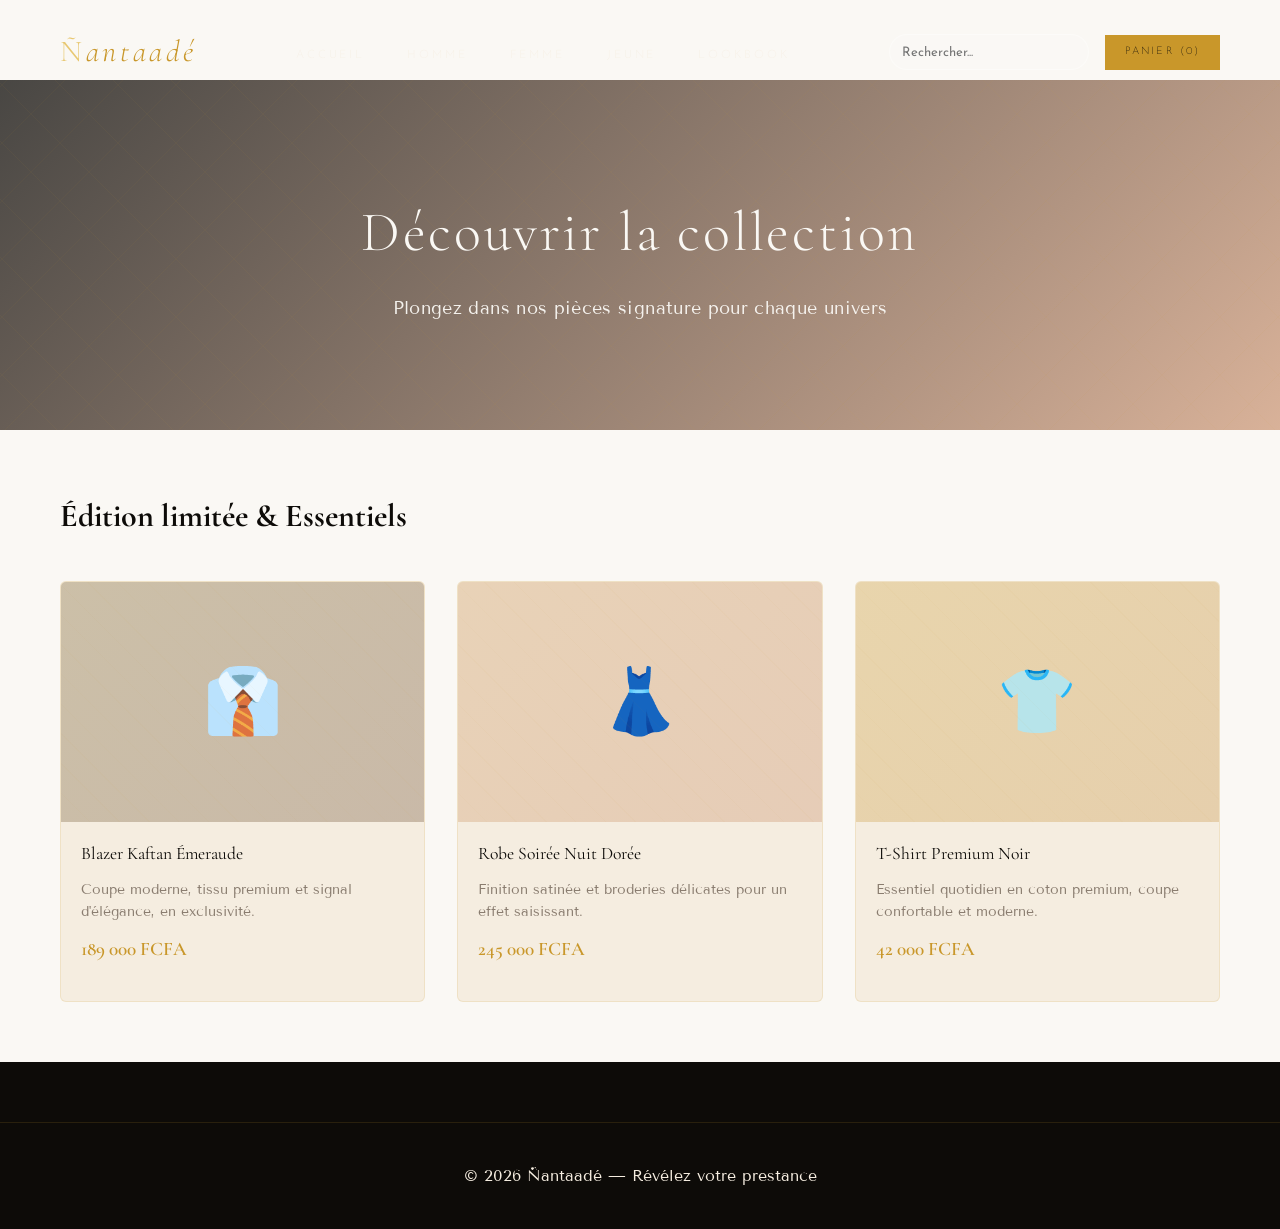
<file: decouvrir-collection.html>
<!DOCTYPE html>
<html lang="fr">
<head>
<meta charset="UTF-8">
<meta name="viewport" content="width=device-width, initial-scale=1.0">
<title>Découvrir la collection — Ñantaadé</title>
<link href="https://fonts.googleapis.com/css2?family=Cormorant+Garamond:ital,wght@0,300;0,400;0,600;1,300;1,400&family=Tenor+Sans&family=Josefin+Sans:wght@100;200;300&display=swap" rel="stylesheet">
<link rel="stylesheet" href="css/base.css">
<link rel="stylesheet" href="css/main.css">
<link rel="stylesheet" href="css/collections.css">
</head>
<body>
<nav id="navbar">
  <a href="index.html" class="nav-logo">Ñ<span>antaadé</span></a>
  <ul class="nav-links">
    <li><a href="index.html">Accueil</a></li>
    <li><a href="collections-homme.html">Homme</a></li>
    <li><a href="collections-femme.html">Femme</a></li>
    <li><a href="collections-jeune.html">Jeune</a></li>
    <li><a href="lookbook.html">Lookbook</a></li>
  </ul>
  <div class="nav-right">
    <label class="nav-search"><input type="text" class="nav-search-input" placeholder="Rechercher..." aria-label="Recherche"></label>
    <a href="#" class="nav-cart"><span>Panier (0)</span></a>
  </div>
</nav>

<section class="collection-page">
  <div class="collection-hero" style="background: linear-gradient(135deg, rgba(13,11,8,0.75) 0%, rgba(176,92,42,0.45) 100%);">
    <div class="collection-hero-content">
      <h1 class="collection-title">Découvrir la collection</h1>
      <p class="collection-subtitle">Plongez dans nos pièces signature pour chaque univers</p>
    </div>
  </div>

  <div class="products-section">
    <div class="products-header"><h2>Édition limitée & Essentiels</h2></div>
    <div class="products-grid" id="products-grid">
      <div class="collection-product-card">
        <div class="collection-product-img" style="background-color: rgba(44,31,16,0.2);">👔</div>
        <div class="collection-product-info">
          <div class="collection-product-name">Blazer Kaftan Émeraude</div>
          <div class="collection-product-description">Coupe moderne, tissu premium et signal d'élégance, en exclusivité.</div>
          <div class="collection-product-price"><span class="collection-price-main">189 000 FCFA</span></div>
        </div>
      </div>
      <div class="collection-product-card">
        <div class="collection-product-img" style="background-color: rgba(176,92,42,0.14);">👗</div>
        <div class="collection-product-info">
          <div class="collection-product-name">Robe Soirée Nuit Dorée</div>
          <div class="collection-product-description">Finition satinée et broderies délicates pour un effet saisissant.</div>
          <div class="collection-product-price"><span class="collection-price-main">245 000 FCFA</span></div>
        </div>
      </div>
      <div class="collection-product-card">
        <div class="collection-product-img" style="background-color: rgba(201,151,42,0.2);">👕</div>
        <div class="collection-product-info">
          <div class="collection-product-name">T-Shirt Premium Noir</div>
          <div class="collection-product-description">Essentiel quotidien en coton premium, coupe confortable et moderne.</div>
          <div class="collection-product-price"><span class="collection-price-main">42 000 FCFA</span></div>
        </div>
      </div>
    </div>
  </div>
</section>

<footer class="footer">
  <div class="footer-content">
    <p>&copy; 2026 Ñantaadé — Révélez votre prestance</p>
  </div>
</footer>

<script src="js/main.js"></script>
</body>
</html>
</file>
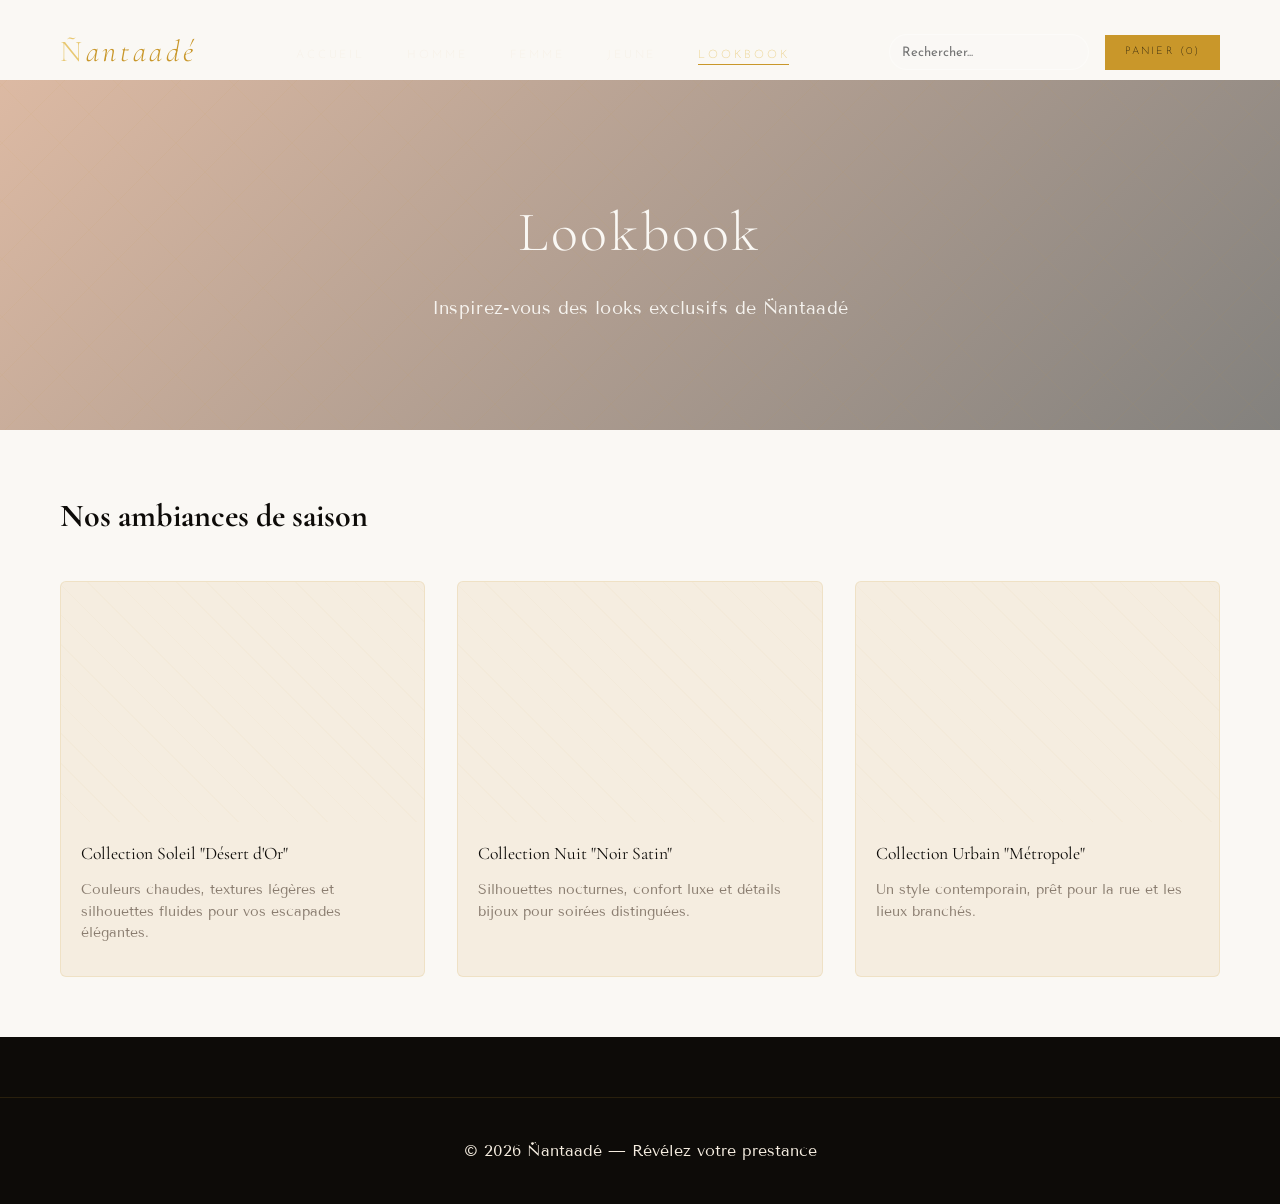
<file: lookbook.html>
<!DOCTYPE html>
<html lang="fr">
<head>
<meta charset="UTF-8">
<meta name="viewport" content="width=device-width, initial-scale=1.0">
<title>Lookbook — Ñantaadé</title>
<link href="https://fonts.googleapis.com/css2?family=Cormorant+Garamond:ital,wght@0,300;0,400;0,600;1,300;1,400&family=Tenor+Sans&family=Josefin+Sans:wght@100;200;300&display=swap" rel="stylesheet">
<link rel="stylesheet" href="css/base.css">
<link rel="stylesheet" href="css/main.css">
<link rel="stylesheet" href="css/collections.css">
</head>
<body>
<nav id="navbar">
  <a href="index.html" class="nav-logo">Ñ<span>antaadé</span></a>
  <ul class="nav-links">
    <li><a href="index.html">Accueil</a></li>
    <li><a href="collections-homme.html">Homme</a></li>
    <li><a href="collections-femme.html">Femme</a></li>
    <li><a href="collections-jeune.html">Jeune</a></li>
    <li><a href="lookbook.html" class="active-link">Lookbook</a></li>
  </ul>
  <div class="nav-right">
    <label class="nav-search"><input type="text" class="nav-search-input" placeholder="Rechercher..." aria-label="Recherche"></label>
    <a href="#" class="nav-cart"><span>Panier (0)</span></a>
  </div>
</nav>

<section class="collection-page">
  <div class="collection-hero" style="background: linear-gradient(135deg, rgba(176,92,42,0.4) 0%, rgba(13,11,8,0.5) 100%);">
    <div class="collection-hero-content">
      <h1 class="collection-title">Lookbook</h1>
      <p class="collection-subtitle">Inspirez-vous des looks exclusifs de Ñantaadé</p>
    </div>
  </div>
  <div class="products-section">
    <div class="products-header"><h2>Nos ambiances de saison</h2></div>
    <div class="products-grid">
      <div class="collection-product-card">
        <div class="collection-product-img" style="background-image:url('https://images.unsplash.com/photo-1521335629791-ce4aec67dd7b?auto=format&fit=crop&w=800&q=80');background-size:cover;background-position:center;"></div>
        <div class="collection-product-info">
          <div class="collection-product-name">Collection Soleil "Désert d'Or"</div>
          <div class="collection-product-description">Couleurs chaudes, textures légères et silhouettes fluides pour vos escapades élégantes.</div>
        </div>
      </div>
      <div class="collection-product-card">
        <div class="collection-product-img" style="background-image:url('https://images.unsplash.com/photo-1520975898987-5fbc77396844?auto=format&fit=crop&w=800&q=80');background-size:cover;background-position:center;"></div>
        <div class="collection-product-info">
          <div class="collection-product-name">Collection Nuit "Noir Satin"</div>
          <div class="collection-product-description">Silhouettes nocturnes, confort luxe et détails bijoux pour soirées distinguées.</div>
        </div>
      </div>
      <div class="collection-product-card">
        <div class="collection-product-img" style="background-image:url('https://images.unsplash.com/photo-1483985988355-763728e1935b?auto=format&fit=crop&w=800&q=80');background-size:cover;background-position:center;"></div>
        <div class="collection-product-info">
          <div class="collection-product-name">Collection Urbain "Métropole"</div>
          <div class="collection-product-description">Un style contemporain, prêt pour la rue et les lieux branchés.</div>
        </div>
      </div>
    </div>
  </div>
</section>

<footer class="footer">
  <div class="footer-content">
    <p>&copy; 2026 Ñantaadé — Révélez votre prestance</p>
  </div>
</footer>

<script src="js/main.js"></script>
</body>
</html>
</file>
<file: css/base.css>
/* ============================================================
   ÑANTAADÉ — Base Styles & Design Tokens
   ============================================================ */

*, *::before, *::after { box-sizing: border-box; margin: 0; padding: 0; }

:root {
  /* Palette */
  --noir:       #0d0b08;
  --terre:      #2c1f10;
  --sable:      #c4a882;
  --or:         #c9972a;
  --or-clair:   #e8c872;
  --creme:      #f5ede0;
  --blanc:      #faf8f4;
  --gris-chaud: #8a7d70;
  --accent:     #b05c2a;
  --danger:     #c0392b;
  --success:    #2e7d52;

  /* Typography */
  --font-display: 'Cormorant Garamond', Georgia, serif;
  --font-ui:      'Josefin Sans', 'Helvetica Neue', sans-serif;
  --font-body:    'Tenor Sans', Georgia, serif;

  /* Spacing */
  --space-xs:  8px;
  --space-sm:  16px;
  --space-md:  32px;
  --space-lg:  60px;
  --space-xl:  120px;

  /* Transitions */
  --ease-out:  cubic-bezier(0.16, 1, 0.3, 1);
  --ease-in:   cubic-bezier(0.7, 0, 0.84, 0);
  --duration:  0.4s;

  /* Z-index layers */
  --z-base:    1;
  --z-nav:     1000;
  --z-drawer:  4000;
  --z-overlay: 3999;
  --z-modal:   4500;
  --z-toast:   5000;
  --z-cursor:  9999;
}

html {
  scroll-behavior: smooth;
  -webkit-text-size-adjust: 100%;
}

body {
  background: var(--noir);
  color: var(--creme);
  font-family: var(--font-body);
  font-size: 16px;
  line-height: 1.6;
  overflow-x: hidden;
  -webkit-font-smoothing: antialiased;
  -moz-osx-font-smoothing: grayscale;
}

/* ---- Scrollbar ---- */
::-webkit-scrollbar { width: 6px; height: 6px; }
::-webkit-scrollbar-track { background: var(--noir); }
::-webkit-scrollbar-thumb { background: rgba(201,151,42,0.3); border-radius: 3px; }
::-webkit-scrollbar-thumb:hover { background: var(--or); }

/* ---- Selection ---- */
::selection { background: rgba(201,151,42,0.25); color: var(--or-clair); }

/* ---- Focus visible ---- */
:focus-visible {
  outline: 1px solid var(--or);
  outline-offset: 3px;
}

/* ---- Images ---- */
img {
  max-width: 100%;
  height: auto;
  display: block;
  object-fit: cover;
}

/* ---- Buttons reset ---- */
button { font-family: inherit; }
a { text-decoration: none; }

/* ---- Utility classes ---- */
.sr-only {
  position: absolute; width: 1px; height: 1px;
  padding: 0; margin: -1px; overflow: hidden;
  clip: rect(0,0,0,0); border: 0;
}
.no-scroll { overflow: hidden; }
.text-or { color: var(--or); }
.text-or-clair { color: var(--or-clair); }
.text-gris { color: var(--gris-chaud); }
</file>
<file: css/main.css>
/* ============================================================
   ÑANTAADÉ — Main Styles & Layout
   ============================================================ */

/* NAV */
nav {
  position: fixed; top: 0; left: 0; right: 0;
  z-index: 1000;
  display: flex; align-items: center; justify-content: space-between;
  padding: 28px 60px;
  mix-blend-mode: normal;
  transition: background 0.5s, padding 0.4s, backdrop-filter 0.5s;
}
nav.scrolled {
  background: rgba(13,11,8,0.92);
  backdrop-filter: blur(20px);
  padding: 18px 60px;
  border-bottom: 1px solid rgba(201,151,42,0.15);
}
.nav-logo {
  font-family: 'Cormorant Garamond', serif;
  font-size: 1.9rem;
  font-weight: 300;
  letter-spacing: 0.12em;
  color: var(--or-clair);
  text-decoration: none;
  cursor: pointer;
}
.nav-logo span { font-style: italic; color: var(--or); }
.nav-links {
  display: flex; gap: 42px;
  list-style: none;
}
.nav-links a {
  font-family: 'Josefin Sans', sans-serif;
  font-size: 0.72rem;
  font-weight: 200;
  letter-spacing: 0.25em;
  text-transform: uppercase;
  color: var(--creme);
  text-decoration: none;
  opacity: 0.8;
  transition: opacity 0.3s, color 0.3s;
  position: relative;
  cursor: pointer;
}
.nav-links a.active-link {
  color: var(--or-clair);
  opacity: 1;
}
.nav-links a.active-link::after {
  transform: scaleX(1);
}
.nav-links a::after {
  content: '';
  position: absolute; bottom: -4px; left: 0; right: 0;
  height: 1px; background: var(--or);
  transform: scaleX(0);
  transition: transform 0.3s;
  pointer-events: none;
}
.nav-links a:hover { opacity: 1; color: var(--or-clair); }
.nav-links a:hover::after { transform: scaleX(1); }
.nav-right {
  display: flex; align-items: center; gap: 16px;
}
.nav-search {
  position: relative;
}
.nav-search-input {
  height: 36px;
  width: 200px;
  padding: 6px 12px;
  border: 1px solid rgba(255,255,255,0.35);
  background: rgba(255,255,255,0.12);
  color: var(--creme);
  border-radius: 22px;
  font-family: var(--font-ui);
  font-size: 0.82rem;
  transition: all 0.25s ease;
}
.nav-search-input:focus {
  outline: none;
  width: 250px;
  background: rgba(255,255,255,0.2);
  border-color: var(--or);
}
.nav-icon {
  color: var(--creme); opacity: 0.8;
  font-size: 1.1rem; cursor: pointer;
  transition: color 0.3s, opacity 0.3s;
}
.nav-icon:hover { color: var(--or); opacity: 1; }
.nav-cart {
  font-family: 'Josefin Sans', sans-serif;
  font-size: 0.65rem;
  font-weight: 200;
  letter-spacing: 0.2em;
  text-transform: uppercase;
  color: var(--noir);
  background: var(--or);
  padding: 9px 20px;
  text-decoration: none;
  transition: background 0.3s;
  cursor: pointer;
}
.nav-cart:hover { background: var(--or-clair); }

/* HERO */
.hero {
  height: 100vh;
  position: relative;
  display: flex; align-items: flex-end;
  overflow: hidden;
}
.hero-bg {
  position: absolute; inset: 0;
  background:
    linear-gradient(135deg, rgba(44,31,16,0.7) 0%, rgba(13,11,8,0.4) 50%, rgba(176,92,42,0.15) 100%),
    radial-gradient(ellipse at 70% 40%, rgba(201,151,42,0.08) 0%, transparent 60%);
  pointer-events: none;
}
.hero-pattern {
  position: absolute; inset: 0;
  background-image:
    repeating-linear-gradient(45deg, transparent, transparent 40px, rgba(201,151,42,0.03) 40px, rgba(201,151,42,0.03) 41px),
    repeating-linear-gradient(-45deg, transparent, transparent 40px, rgba(201,151,42,0.03) 40px, rgba(201,151,42,0.03) 41px);
  pointer-events: none;
}
.hero-visual {
  position: absolute; top: 0; right: 0;
  width: 55%; height: 100%;
  background:
    linear-gradient(to left, transparent 0%, rgba(13,11,8,0.6) 100%),
    linear-gradient(160deg, #3d2510 0%, #1a1008 30%, #2c1c0e 60%, #0d0b08 100%);
  overflow: hidden;
}
.hero-visual::before {
  content: '';
  position: absolute; inset: 0;
  background: 
    radial-gradient(ellipse at 60% 30%, rgba(201,151,42,0.12) 0%, transparent 55%),
    radial-gradient(ellipse at 30% 70%, rgba(176,92,42,0.1) 0%, transparent 50%);
  pointer-events: none;
}
.hero-silhouette {
  position: absolute;
  bottom: 0; right: 10%;
  width: 380px; height: 85%;
  background: linear-gradient(to bottom, transparent 0%, rgba(196,168,130,0.06) 20%, rgba(196,168,130,0.04) 80%, transparent 100%);
  clip-path: polygon(30% 0%, 70% 0%, 85% 8%, 90% 25%, 88% 50%, 85% 70%, 80% 85%, 70% 95%, 55% 100%, 45% 100%, 30% 95%, 20% 85%, 15% 70%, 12% 50%, 10% 25%, 15% 8%);
  pointer-events: none;
}
.hero-lines {
  position: absolute; top: 0; left: 0; right: 0; bottom: 0;
  overflow: hidden;
}
.hero-lines::before {
  content: '';
  position: absolute;
  top: -50%; left: 20%;
  width: 1px; height: 200%;
  background: linear-gradient(to bottom, transparent, rgba(201,151,42,0.3), transparent);
  transform: rotate(15deg);
  animation: lineFloat 6s ease-in-out infinite alternate;
  pointer-events: none;
}
.hero-lines::after {
  content: '';
  position: absolute;
  top: -50%; left: 45%;
  width: 1px; height: 200%;
  background: linear-gradient(to bottom, transparent, rgba(201,151,42,0.15), transparent);
  transform: rotate(15deg);
  animation: lineFloat 8s ease-in-out infinite alternate-reverse;
  pointer-events: none;
}
@keyframes lineFloat {
  from { transform: rotate(15deg) translateY(-20px); }
  to { transform: rotate(15deg) translateY(20px); }
}

.hero-content {
  position: relative; z-index: 2;
  padding: 0 60px 100px;
  max-width: 640px;
  animation: heroIn 1.4s cubic-bezier(0.16, 1, 0.3, 1) both;
}
@keyframes heroIn {
  from { opacity: 0; transform: translateY(40px); }
  to { opacity: 1; transform: translateY(0); }
}
.hero-label {
  font-family: 'Josefin Sans', sans-serif;
  font-size: 0.68rem;
  font-weight: 200;
  letter-spacing: 0.4em;
  text-transform: uppercase;
  color: var(--or);
  margin-bottom: 24px;
  display: flex; align-items: center; gap: 16px;
  animation: heroIn 1.4s 0.2s cubic-bezier(0.16, 1, 0.3, 1) both;
}
.hero-label::before {
  content: '';
  width: 40px; height: 1px;
  background: var(--or);
}
.hero-title {
  font-family: 'Cormorant Garamond', serif;
  font-size: clamp(3.5rem, 7vw, 6rem);
  font-weight: 300;
  line-height: 1.05;
  margin-bottom: 28px;
  animation: heroIn 1.4s 0.35s cubic-bezier(0.16, 1, 0.3, 1) both;
}
.hero-title em {
  font-style: italic;
  color: var(--or-clair);
  display: block;
}
.hero-slogan {
  font-family: 'Cormorant Garamond', serif;
  font-size: 1.1rem;
  font-weight: 300;
  font-style: italic;
  color: var(--sable);
  margin-bottom: 48px;
  letter-spacing: 0.05em;
  animation: heroIn 1.4s 0.5s cubic-bezier(0.16, 1, 0.3, 1) both;
}
.hero-ctas {
  display: flex; gap: 20px; align-items: center;
  animation: heroIn 1.4s 0.65s cubic-bezier(0.16, 1, 0.3, 1) both;
}
.btn-primary {
  font-family: 'Josefin Sans', sans-serif;
  font-size: 0.72rem;
  font-weight: 200;
  letter-spacing: 0.28em;
  text-transform: uppercase;
  color: var(--noir);
  background: var(--or);
  padding: 16px 40px;
  text-decoration: none;
  position: relative;
  overflow: hidden;
  transition: color 0.4s;
  cursor: pointer;
}
.btn-primary::before {
  content: '';
  position: absolute; inset: 0;
  background: var(--or-clair);
  transform: translateX(-101%);
  transition: transform 0.4s cubic-bezier(0.16, 1, 0.3, 1);
}
.btn-primary:hover::before { transform: translateX(0); }
.btn-primary span { position: relative; z-index: 1; }
.btn-secondary {
  font-family: 'Josefin Sans', sans-serif;
  font-size: 0.72rem;
  font-weight: 200;
  letter-spacing: 0.28em;
  text-transform: uppercase;
  color: var(--creme);
  text-decoration: none;
  border-bottom: 1px solid rgba(196,168,130,0.4);
  padding-bottom: 3px;
  transition: color 0.3s, border-color 0.3s;
  cursor: pointer;
}
.btn-secondary:hover { color: var(--or-clair); border-color: var(--or); }

/* HERO SCROLL INDICATOR */
.hero-scroll {
  position: absolute; bottom: 48px; right: 60px;
  display: flex; flex-direction: column; align-items: center; gap: 12px;
  z-index: 2;
  animation: heroIn 1.4s 0.9s cubic-bezier(0.16, 1, 0.3, 1) both;
}
.hero-scroll span {
  font-family: 'Josefin Sans', sans-serif;
  font-size: 0.58rem;
  letter-spacing: 0.35em;
  text-transform: uppercase;
  color: var(--gris-chaud);
  writing-mode: vertical-rl;
}
.scroll-line {
  width: 1px; height: 60px;
  background: linear-gradient(to bottom, var(--or), transparent);
  animation: scrollPulse 2s ease-in-out infinite;
}
@keyframes scrollPulse {
  0%, 100% { opacity: 0.4; transform: scaleY(1); }
  50% { opacity: 1; transform: scaleY(1.1); }
}

/* MARQUEE BAND */
.marquee-band {
  background: var(--or);
  padding: 14px 0;
  overflow: hidden;
  display: flex;
}
.marquee-track {
  display: flex; gap: 0;
  animation: marquee 20s linear infinite;
  white-space: nowrap;
}
.marquee-item {
  font-family: 'Cormorant Garamond', serif;
  font-size: 0.82rem;
  font-weight: 300;
  font-style: italic;
  letter-spacing: 0.1em;
  color: var(--noir);
  padding: 0 40px;
  display: flex; align-items: center; gap: 40px;
}
.marquee-item::after {
  content: '◆';
  font-size: 0.5rem;
}
@keyframes marquee {
  from { transform: translateX(0); }
  to { transform: translateX(-50%); }
}

/* SECTION TITRE */
.section-label {
  font-family: 'Josefin Sans', sans-serif;
  font-size: 0.64rem;
  font-weight: 200;
  letter-spacing: 0.45em;
  text-transform: uppercase;
  color: var(--or);
  display: flex; align-items: center; gap: 14px;
  margin-bottom: 20px;
}
.section-label::before {
  content: ''; width: 30px; height: 1px;
  background: var(--or);
}
.section-title {
  font-family: 'Cormorant Garamond', serif;
  font-size: clamp(2rem, 4vw, 3.5rem);
  font-weight: 300;
  line-height: 1.15;
  margin-bottom: 16px;
}
.section-title em {
  font-style: italic;
  color: var(--or-clair);
}

/* CATÉGORIES */
.categories {
  padding: 120px 60px;
  background: var(--noir);
}
.categories-header {
  display: flex; justify-content: space-between; align-items: flex-end;
  margin-bottom: 64px;
}
.categories-grid {
  display: grid;
  grid-template-columns: 1fr 1fr 1fr;
  gap: 2px;
}
.cat-card {
  position: relative;
  aspect-ratio: 3/4;
  overflow: hidden;
  cursor: pointer;
}
.cat-card:first-child {
  grid-row: span 1;
  aspect-ratio: auto;
  height: 580px;
}
.cat-bg {
  position: absolute; inset: 0;
  transition: transform 0.8s cubic-bezier(0.16, 1, 0.3, 1);
}
.cat-card:hover .cat-bg { transform: scale(1.06); }
.cat-bg-homme {
  background: linear-gradient(145deg, #1a1208 0%, #2d1f0e 40%, #3d2c15 70%, #1f1609 100%);
}
.cat-bg-femme {
  background: linear-gradient(145deg, #241018 0%, #3d1f2a 40%, #2c1520 70%, #180c12 100%);
}
.cat-bg-jeune {
  background: linear-gradient(145deg, #0e1a24 0%, #1a2d3d 40%, #152028 70%, #0a1218 100%);
}
.cat-overlay {
  position: absolute; inset: 0;
  background: linear-gradient(to top, rgba(13,11,8,0.85) 0%, rgba(13,11,8,0.1) 50%, transparent 100%);
  transition: background 0.5s;
  pointer-events: none;
}
.cat-card:hover .cat-overlay {
  background: linear-gradient(to top, rgba(13,11,8,0.75) 0%, rgba(13,11,8,0.15) 40%, rgba(201,151,42,0.05) 100%);
}
.cat-deco {
  position: absolute; top: 32px; right: 32px;
  width: 60px; height: 60px;
  border: 1px solid rgba(201,151,42,0.3);
  transform: rotate(45deg);
  transition: transform 0.5s, border-color 0.3s;
  pointer-events: none;
}
.cat-card:hover .cat-deco {
  transform: rotate(90deg);
  border-color: rgba(201,151,42,0.7);
}
.cat-deco::before {
  content: '';
  position: absolute; inset: 6px;
  border: 1px solid rgba(201,151,42,0.2);
  pointer-events: none;
}
.cat-pattern {
  position: absolute; inset: 0;
  background-image:
    repeating-linear-gradient(0deg, transparent, transparent 30px, rgba(201,151,42,0.02) 30px, rgba(201,151,42,0.02) 31px),
    repeating-linear-gradient(90deg, transparent, transparent 30px, rgba(201,151,42,0.02) 30px, rgba(201,151,42,0.02) 31px);
  pointer-events: none;
}
.cat-content {
  position: absolute; bottom: 40px; left: 36px; right: 36px;
  z-index: 2;
}
.cat-tag {
  font-family: 'Josefin Sans', sans-serif;
  font-size: 0.6rem;
  font-weight: 200;
  letter-spacing: 0.4em;
  text-transform: uppercase;
  color: var(--or);
  margin-bottom: 10px;
}
.cat-name {
  font-family: 'Cormorant Garamond', serif;
  font-size: 2.6rem;
  font-weight: 300;
  color: var(--creme);
  line-height: 1;
  margin-bottom: 20px;
  transition: color 0.3s;
}
.cat-card:hover .cat-name { color: var(--or-clair); }
.cat-link {
  font-family: 'Josefin Sans', sans-serif;
  font-size: 0.65rem;
  font-weight: 200;
  letter-spacing: 0.3em;
  text-transform: uppercase;
  color: var(--sable);
  text-decoration: none;
  display: flex; align-items: center; gap: 12px;
  transition: color 0.3s, gap 0.3s;
}
.cat-link::after {
  content: '→';
  font-size: 0.85rem;
  transition: transform 0.3s;
}
.cat-card:hover .cat-link { color: var(--or); gap: 18px; }
.cat-card:hover .cat-link::after { transform: translateX(4px); }

/* COLLECTION */
.collection {
  padding: 120px 60px;
  background: linear-gradient(to bottom, var(--noir), var(--terre) 50%, var(--noir));
}
.collection-header {
  text-align: center; margin-bottom: 72px;
}
.collection-tabs {
  display: flex; justify-content: center; gap: 0;
  margin-bottom: 56px;
  border-bottom: 1px solid rgba(201,151,42,0.15);
}
.tab-btn {
  font-family: 'Josefin Sans', sans-serif;
  font-size: 0.68rem;
  font-weight: 200;
  letter-spacing: 0.3em;
  text-transform: uppercase;
  color: var(--gris-chaud);
  background: none;
  border: none;
  padding: 16px 36px;
  cursor: pointer;
  transition: color 0.3s;
  position: relative;
}
.tab-btn.active { color: var(--or); }
.tab-btn.active::after {
  content: '';
  position: absolute; bottom: -1px; left: 0; right: 0;
  height: 1px; background: var(--or);
  pointer-events: none;
}
.tab-btn:hover { color: var(--creme); }

.products-grid {
  display: grid;
  grid-template-columns: repeat(4, 1fr);
  gap: 3px;
  animation: fadeIn 0.4s ease-in;
}
@keyframes fadeIn {
  from { opacity: 0; }
  to { opacity: 1; }
}
.product-card.hidden { display: none !important; }
.product-card {
  position: relative;
  cursor: pointer;
  overflow: hidden;
  background: var(--terre);
}
.product-img {
  aspect-ratio: 3/4;
  position: relative;
  overflow: hidden;
}
.product-img-bg {
  position: absolute; inset: 0;
  transition: transform 0.7s cubic-bezier(0.16, 1, 0.3, 1);
  pointer-events: none;
}
.product-card:hover .product-img-bg { transform: scale(1.07); }
.p1 { background: linear-gradient(160deg, #2a1e0f 0%, #3d2c18 50%, #1f1608 100%); }
.p2 { background: linear-gradient(160deg, #1e1530 0%, #2d2045 50%, #150f22 100%); }
.p3 { background: linear-gradient(160deg, #0f2020 0%, #1a3535 50%, #0a1515 100%); }
.p4 { background: linear-gradient(160deg, #2a1015 0%, #3d1820 50%, #1a0b0e 100%); }
.product-icon {
  position: absolute;
  top: 50%; left: 50%;
  transform: translate(-50%, -50%);
  font-size: 3.5rem;
  opacity: 0.12;
  filter: sepia(1) saturate(2);
  transition: opacity 0.4s, transform 0.4s;
  pointer-events: none;
}
.product-card:hover .product-icon { opacity: 0.06; transform: translate(-50%, -50%) scale(1.2); }
.product-quick {
  position: absolute;
  bottom: 0; left: 0; right: 0;
  background: rgba(13,11,8,0.9);
  backdrop-filter: blur(10px);
  padding: 14px;
  text-align: center;
  transform: translateY(100%);
  transition: transform 0.4s cubic-bezier(0.16, 1, 0.3, 1);
}
.product-card:hover .product-quick { transform: translateY(0); }
.product-quick span {
  font-family: 'Josefin Sans', sans-serif;
  font-size: 0.62rem;
  letter-spacing: 0.3em;
  text-transform: uppercase;
  color: var(--or);
}
.product-badge {
  position: absolute; top: 16px; left: 16px;
  font-family: 'Josefin Sans', sans-serif;
  font-size: 0.55rem;
  letter-spacing: 0.2em;
  text-transform: uppercase;
  color: var(--noir);
  background: var(--or);
  padding: 5px 10px;
}
.product-info {
  padding: 20px 20px 24px;
  background: rgba(22,17,10,0.8);
}
.product-cat {
  font-family: 'Josefin Sans', sans-serif;
  font-size: 0.58rem;
  letter-spacing: 0.3em;
  text-transform: uppercase;
  color: var(--gris-chaud);
  margin-bottom: 6px;
}
.product-name {
  font-family: 'Cormorant Garamond', serif;
  font-size: 1.15rem;
  font-weight: 400;
  color: var(--creme);
  margin-bottom: 12px;
  transition: color 0.3s;
}
.product-card:hover .product-name { color: var(--or-clair); }
.product-price {
  display: flex; justify-content: space-between; align-items: center;
}
.price-main {
  font-family: 'Cormorant Garamond', serif;
  font-size: 1.2rem;
  font-weight: 600;
  color: var(--or);
}
.price-old {
  font-family: 'Tenor Sans', sans-serif;
  font-size: 0.8rem;
  color: var(--gris-chaud);
  text-decoration: line-through;
}

/* BRAND STORY */
.brand-story {
  padding: 120px 60px;
  display: grid;
  grid-template-columns: 1fr 1fr;
  gap: 100px;
  align-items: center;
  background: var(--noir);
  position: relative;
}
.brand-story::before {
  content: 'Ñ';
  position: absolute;
  font-family: 'Cormorant Garamond', serif;
  font-size: 40vw;
  font-weight: 300;
  color: rgba(201,151,42,0.02);
  right: -5%;
  top: 50%;
  transform: translateY(-50%);
  line-height: 1;
  pointer-events: none;
  user-select: none;
}
.story-visual {
  position: relative;
  height: 600px;
}
.story-frame {
  position: absolute;
  inset: 0;
  background: linear-gradient(145deg, #2c1f10 0%, #1a1208 50%, #3d2c18 100%);
  overflow: hidden;
  pointer-events: none;
}
.story-frame::before {
  content: '';
  position: absolute; inset: 20px;
  border: 1px solid rgba(201,151,42,0.2);
  pointer-events: none;
}
.story-frame::after {
  content: '';
  position: absolute;
  top: 40px; left: 40px;
  width: 100px; height: 100px;
  border-top: 2px solid var(--or);
  border-left: 2px solid var(--or);
  pointer-events: none;
}
.story-frame-br {
  position: absolute;
  bottom: 40px; right: 40px;
  width: 100px; height: 100px;
  border-bottom: 2px solid var(--or);
  border-right: 2px solid var(--or);
  pointer-events: none;
}
.story-frame-pattern {
  position: absolute; inset: 0;
  background-image:
    repeating-linear-gradient(45deg, transparent, transparent 20px, rgba(201,151,42,0.03) 20px, rgba(201,151,42,0.03) 21px);
  pointer-events: none;
}
.story-accent {
  position: absolute;
  bottom: -30px; right: -30px;
  width: 200px; height: 200px;
  background: rgba(201,151,42,0.08);
  border: 1px solid rgba(201,151,42,0.2);
  z-index: -1;
  pointer-events: none;
}
.story-text { position: relative; z-index: 1; }
.story-quote {
  font-family: 'Cormorant Garamond', serif;
  font-size: 2.8rem;
  font-weight: 300;
  font-style: italic;
  line-height: 1.3;
  color: var(--creme);
  margin-bottom: 32px;
}
.story-quote em { color: var(--or-clair); font-style: italic; }
.story-body {
  font-family: 'Tenor Sans', sans-serif;
  font-size: 0.92rem;
  line-height: 1.9;
  color: var(--gris-chaud);
  margin-bottom: 40px;
}

/* LOOKBOOK */
.lookbook {
  padding: 120px 0 0;
  background: var(--terre);
}
.lookbook-header {
  padding: 0 60px;
  margin-bottom: 64px;
}
.lookbook-scroll {
  display: flex; gap: 2px;
  overflow-x: auto;
  padding: 0 60px 60px;
  scrollbar-width: none;
}
.lookbook-scroll::-webkit-scrollbar { display: none; }
.look-item {
  flex: 0 0 340px;
  position: relative;
  cursor: pointer;
  overflow: hidden;
}
.look-img {
  height: 480px;
  position: relative;
  overflow: hidden;
  transition: transform 0.1s;
}
.look-img-bg {
  position: absolute; inset: 0;
  transition: transform 0.7s cubic-bezier(0.16, 1, 0.3, 1);
  pointer-events: none;
}
.look-item:hover .look-img-bg { transform: scale(1.06); }
.l1 { background: linear-gradient(160deg, #241a0c, #3d2c18, #1a1208); }
.l2 { background: linear-gradient(160deg, #1a0c1e, #2d1a35, #120a18); }
.l3 { background: linear-gradient(160deg, #0c1e1a, #1a3530, #0a1512); }
.l4 { background: linear-gradient(160deg, #1e1008, #3d2018, #180c08); }
.l5 { background: linear-gradient(160deg, #080e1e, #121a35, #060b18); }
.look-number {
  position: absolute; top: 24px; left: 24px;
  font-family: 'Cormorant Garamond', serif;
  font-size: 4rem;
  font-weight: 300;
  color: rgba(201,151,42,0.15);
  line-height: 1;
  pointer-events: none;
}
.look-overlay {
  position: absolute; inset: 0;
  background: linear-gradient(to top, rgba(13,11,8,0.8) 0%, transparent 50%);
  opacity: 0;
  transition: opacity 0.4s;
  pointer-events: none;
}
.look-item:hover .look-overlay { opacity: 1; }
.look-info {
  padding: 20px 0;
  background: var(--terre);
}
.look-season {
  font-family: 'Josefin Sans', sans-serif;
  font-size: 0.58rem;
  letter-spacing: 0.35em;
  text-transform: uppercase;
  color: var(--or);
  margin-bottom: 6px;
}
.look-title {
  font-family: 'Cormorant Garamond', serif;
  font-size: 1.2rem;
  font-weight: 300;
  color: var(--creme);
}

/* NEWSLETTER */
.newsletter {
  padding: 100px 60px;
  background: linear-gradient(135deg, var(--terre) 0%, rgba(201,151,42,0.1) 50%, var(--terre) 100%);
  text-align: center;
  position: relative;
  overflow: hidden;
}
.newsletter::before {
  content: '';
  position: absolute; inset: 0;
  background-image:
    repeating-linear-gradient(45deg, transparent, transparent 60px, rgba(201,151,42,0.02) 60px, rgba(201,151,42,0.02) 61px),
    repeating-linear-gradient(-45deg, transparent, transparent 60px, rgba(201,151,42,0.02) 60px, rgba(201,151,42,0.02) 61px);
  pointer-events: none;
}
.newsletter-content { position: relative; z-index: 1; max-width: 560px; margin: 0 auto; }
.newsletter-title {
  font-family: 'Cormorant Garamond', serif;
  font-size: 2.8rem;
  font-weight: 300;
  color: var(--creme);
  margin-bottom: 16px;
}
.newsletter-sub {
  font-family: 'Tenor Sans', sans-serif;
  font-size: 0.9rem;
  color: var(--gris-chaud);
  margin-bottom: 40px;
  line-height: 1.7;
}
.newsletter-form {
  display: flex; gap: 0;
  max-width: 460px; margin: 0 auto;
}
.newsletter-input {
  flex: 1;
  background: rgba(13,11,8,0.6);
  border: 1px solid rgba(201,151,42,0.3);
  border-right: none;
  color: var(--creme);
  padding: 16px 24px;
  font-family: 'Tenor Sans', sans-serif;
  font-size: 0.85rem;
  outline: none;
  transition: border-color 0.3s;
}
.newsletter-input::placeholder { color: var(--gris-chaud); }
.newsletter-input:focus { border-color: var(--or); }
.newsletter-btn {
  background: var(--or);
  border: none;
  color: var(--noir);
  font-family: 'Josefin Sans', sans-serif;
  font-size: 0.65rem;
  font-weight: 200;
  letter-spacing: 0.3em;
  text-transform: uppercase;
  padding: 16px 28px;
  cursor: pointer;
  transition: background 0.3s;
  white-space: nowrap;
}
.newsletter-btn:hover { background: var(--or-clair); }

/* FOOTER */
footer {
  background: #080705;
  padding: 80px 60px 40px;
  border-top: 1px solid rgba(201,151,42,0.1);
}
.footer-top {
  display: grid;
  grid-template-columns: 2fr 1fr 1fr 1fr;
  gap: 60px;
  margin-bottom: 60px;
}
.footer-logo {
  font-family: 'Cormorant Garamond', serif;
  font-size: 2rem;
  font-weight: 300;
  color: var(--or-clair);
  margin-bottom: 16px;
  display: block;
}
.footer-slogan {
  font-family: 'Cormorant Garamond', serif;
  font-style: italic;
  font-size: 1rem;
  color: var(--gris-chaud);
  margin-bottom: 24px;
}
.footer-social {
  display: flex; gap: 14px;
}
.social-link {
  width: 36px; height: 36px;
  border: 1px solid rgba(201,151,42,0.2);
  display: flex; align-items: center; justify-content: center;
  font-size: 0.85rem;
  color: var(--gris-chaud);
  text-decoration: none;
  transition: border-color 0.3s, color 0.3s, background 0.3s;
}
.social-link:hover {
  border-color: var(--or);
  color: var(--or);
  background: rgba(201,151,42,0.08);
}
.footer-col-title {
  font-family: 'Josefin Sans', sans-serif;
  font-size: 0.65rem;
  font-weight: 200;
  letter-spacing: 0.35em;
  text-transform: uppercase;
  color: var(--or);
  margin-bottom: 24px;
}
.footer-links { list-style: none; }
.footer-links li { margin-bottom: 12px; }
.footer-links a {
  font-family: 'Tenor Sans', sans-serif;
  font-size: 0.85rem;
  color: var(--gris-chaud);
  text-decoration: none;
  transition: color 0.3s;
}
.footer-links a:hover { color: var(--or-clair); }
.footer-bottom {
  padding-top: 32px;
  border-top: 1px solid rgba(201,151,42,0.08);
  display: flex; justify-content: space-between; align-items: center;
}
.footer-copy {
  font-family: 'Josefin Sans', sans-serif;
  font-size: 0.62rem;
  letter-spacing: 0.15em;
  color: rgba(138,125,112,0.5);
}
.footer-payment {
  display: flex; gap: 10px; align-items: center;
}
.payment-badge {
  background: rgba(201,151,42,0.1);
  border: 1px solid rgba(201,151,42,0.15);
  padding: 4px 10px;
  font-family: 'Josefin Sans', sans-serif;
  font-size: 0.55rem;
  letter-spacing: 0.15em;
  text-transform: uppercase;
  color: var(--gris-chaud);
}

/* RESPONSIVE DESIGN */
@media (max-width: 1440px) {
  .products-grid { grid-template-columns: repeat(3, 1fr); }
}
@media (max-width: 1024px) {
  nav { padding: 22px 30px; }
  nav.scrolled { padding: 14px 30px; }
  .nav-links { display: none; }
  .hero-content { padding: 0 30px 80px; max-width: 100%; }
  .hero-visual { width: 50%; }
  .hero-scroll { display: none; }
  .categories { padding: 80px 30px; }
  .categories-grid { grid-template-columns: 1fr 1fr; gap: 2px; }
  .cat-card:first-child { grid-column: span 2; height: 400px; }
  .products-grid { grid-template-columns: repeat(2, 1fr); }
  .brand-story { padding: 80px 30px; grid-template-columns: 1fr; gap: 60px; }
  .story-visual { height: 400px; }
  .footer-top { grid-template-columns: 1fr 1fr; gap: 40px; }
  .newsletter { padding: 80px 30px; }
  .lookbook-header { padding: 0 30px; }
  .lookbook-scroll { padding: 0 30px 40px; }
  footer { padding: 60px 30px 30px; }
  .collection { padding: 80px 30px; }
  .categories-header { flex-direction: column; align-items: flex-start; gap: 24px; }
}
@media (max-width: 768px) {
  nav { padding: 16px 20px; padding-top: 100px; flex-wrap: wrap; }
  .nav-logo { font-size: 1.3rem; }
  .nav-right { gap: 16px; }
  .nav-cart { font-size: 0.55rem; padding: 6px 14px; }
  .hero { height: 80vh; }
  .hero-content { padding: 0 20px 60px; }
  .hero-visual { display: none; }
  .hero-title { font-size: clamp(2rem, 5vw, 3.5rem); }
  .categories { padding: 60px 20px; }
  .categories-grid { grid-template-columns: 1fr; }
  .cat-card:first-child { grid-column: span 1; height: 300px; }
  .products-grid { grid-template-columns: repeat(2, 1fr); gap: 2px; }
  .collection { padding: 60px 20px; }
  .brand-story { padding: 60px 20px; }
  .newsletter { padding: 60px 20px; }
  .newsletter-form { flex-direction: column; }
  .newsletter-input { border-right: 1px solid rgba(201,151,42,0.3); margin-bottom: 12px; }
  .footer-top { grid-template-columns: 1fr; gap: 30px; }
  .footer-bottom { flex-direction: column; gap: 20px; align-items: flex-start; }
  .section-title { font-size: clamp(1.5rem, 3vw, 2.5rem); }
  .lookbook-scroll { padding: 0 20px 40px; }
  .look-item { flex: 0 0 280px; }
  .look-img { height: 380px; }
}
@media (max-width: 480px) {
  nav { padding: 12px 16px; }
  .nav-logo { font-size: 1rem; }
  .nav-icon { font-size: 0.9rem; }
  .nav-right { gap: 12px; }
  .nav-cart { display: none; }
  .hero-title { font-size: clamp(1.5rem, 4vw, 2.5rem); }
  .hero-label { font-size: 0.58rem; }
  .hero-ctas { flex-direction: column; gap: 12px; width: 100%; }
  .btn-primary, .btn-secondary { width: 100%; }
  .categories { padding: 40px 16px; }
  .products-grid { grid-template-columns: 1fr; }
  .collection { padding: 40px 16px; }
  .brand-story { padding: 40px 16px; }
  .newsletter { padding: 40px 16px; }
  .newsletter-title { font-size: 1.8rem; }
  .story-quote { font-size: 1.8rem; }
  .footer-top { gap: 20px; }
  .footer-logo { font-size: 1.2rem; }
  .section-title { font-size: clamp(1.2rem, 2vw, 1.8rem); }
  .lookbook-scroll { padding: 0 16px 30px; }
  .look-item { flex: 0 0 240px; }
  .look-img { height: 320px; }
}

@keyframes slideIn {
  from { transform: translateX(400px); opacity: 0; }
  to { transform: translateX(0); opacity: 1; }
}
</file>
<file: css/collections.css>
/* ============================================================
   ÑANTAADÉ — Collections Page Styles
   ============================================================ */

/* COLLECTION PAGE */
.collection-page {
  padding-top: 80px;
  min-height: 100vh;
  background: var(--blanc);
}

.collection-hero {
  height: 350px;
  display: flex;
  align-items: center;
  justify-content: center;
  text-align: center;
  position: relative;
  overflow: hidden;
}

.collection-hero::before {
  content: '';
  position: absolute;
  inset: 0;
  background-image:
    repeating-linear-gradient(45deg, transparent, transparent 40px, rgba(201,151,42,0.05) 40px, rgba(201,151,42,0.05) 41px),
    repeating-linear-gradient(-45deg, transparent, transparent 40px, rgba(201,151,42,0.05) 40px, rgba(201,151,42,0.05) 41px);
  pointer-events: none;
}

.collection-hero-content {
  position: relative;
  z-index: 2;
  color: var(--blanc);
}

.collection-title {
  font-family: var(--font-display);
  font-size: 3.5rem;
  font-weight: 300;
  margin-bottom: 16px;
  letter-spacing: 0.05em;
}

.collection-title em {
  font-style: italic;
  color: var(--or-clair);
  font-weight: 600;
}

.collection-subtitle {
  font-family: var(--font-body);
  font-size: 1.1rem;
  font-weight: 300;
  opacity: 0.95;
  letter-spacing: 0.02em;
}

/* FORMULAIRE D'AJOUT DE PRODUIT */
.add-product-section {
  padding: 60px var(--space-lg);
  background: linear-gradient(to bottom, var(--blanc), rgba(201,151,42,0.05));
  border-bottom: 1px solid rgba(201,151,42,0.1);
}

.add-product-container {
  max-width: 800px;
  margin: 0 auto;
}

.add-product-container h2 {
  font-family: var(--font-display);
  font-size: 2rem;
  margin-bottom: 32px;
  color: var(--noir);
  text-align: center;
}

.product-form {
  display: flex;
  flex-direction: column;
  gap: 24px;
  background: var(--creme);
  padding: 32px;
  border-radius: 8px;
  border: 1px solid rgba(201,151,42,0.2);
}

.form-group {
  display: flex;
  flex-direction: column;
  gap: 8px;
}

.form-group label {
  font-family: var(--font-ui);
  font-size: 0.85rem;
  font-weight: 300;
  letter-spacing: 0.1em;
  text-transform: uppercase;
  color: var(--noir);
}

.form-group input,
.form-group select,
.form-group textarea {
  padding: 12px 16px;
  border: 1px solid rgba(201,151,42,0.3);
  border-radius: 4px;
  font-family: var(--font-body);
  font-size: 0.95rem;
  background: var(--blanc);
  color: var(--noir);
  transition: border-color 0.3s, background-color 0.3s;
}

.form-group input:focus,
.form-group select:focus,
.form-group textarea:focus {
  outline: none;
  border-color: var(--or);
  background: rgba(232,200,114,0.05);
}

.form-group textarea {
  resize: vertical;
  font-family: var(--font-body);
}

.form-row {
  display: grid;
  grid-template-columns: 1fr 1fr;
  gap: 16px;
}

@media (max-width: 768px) {
  .form-row {
    grid-template-columns: 1fr;
  }
}

/* SECTION PRODUITS */
.products-section {
  padding: 60px var(--space-lg);
  max-width: 1400px;
  margin: 0 auto;
}

.products-header {
  display: flex;
  align-items: center;
  justify-content: space-between;
  margin-bottom: 40px;
  flex-wrap: wrap;
  gap: 20px;
}

.products-header h2 {
  font-family: var(--font-display);
  font-size: 2rem;
  color: var(--noir);
  margin: 0;
}

.products-controls {
  display: flex;
  gap: 16px;
  flex: 1;
  min-width: 300px;
}

.search-input,
.filter-select {
  padding: 10px 16px;
  border: 1px solid rgba(201,151,42,0.3);
  border-radius: 4px;
  font-family: var(--font-body);
  font-size: 0.9rem;
  background: var(--blanc);
  color: var(--noir);
  transition: border-color 0.3s;
  flex: 1;
}

.search-input:focus,
.filter-select:focus {
  outline: none;
  border-color: var(--or);
}

.products-grid {
  display: grid;
  grid-template-columns: repeat(auto-fill, minmax(280px, 1fr));
  gap: 32px;
}

@media (max-width: 768px) {
  .products-grid {
    grid-template-columns: repeat(auto-fill, minmax(250px, 1fr));
    gap: 20px;
  }
  
  .products-header {
    flex-direction: column;
    align-items: flex-start;
  }
  
  .products-controls {
    width: 100%;
    flex-direction: column;
  }
}

/* PRODUCT CARD POUR COLLECTIONS */
.collection-product-card {
  background: var(--creme);
  border: 1px solid rgba(201,151,42,0.15);
  border-radius: 6px;
  overflow: hidden;
  transition: all 0.3s var(--ease-out);
  cursor: pointer;
  position: relative;
}

.collection-product-card:hover {
  border-color: var(--or);
  box-shadow: 0 12px 32px rgba(201,151,42,0.15);
  transform: translateY(-4px);
}

.collection-product-img {
  height: 240px;
  background: linear-gradient(135deg, rgba(201,151,42,0.1) 0%, rgba(176,92,42,0.1) 100%);
  display: flex;
  align-items: center;
  justify-content: center;
  font-size: 4rem;
  position: relative;
  overflow: hidden;
}

.collection-product-img::before {
  content: '';
  position: absolute;
  inset: 0;
  background-image:
    repeating-linear-gradient(45deg, transparent, transparent 20px, rgba(201,151,42,0.03) 20px, rgba(201,151,42,0.03) 21px);
  pointer-events: none;
}

.collection-product-badge {
  position: absolute;
  top: 12px;
  right: 12px;
  background: var(--or);
  color: var(--noir);
  padding: 6px 12px;
  border-radius: 20px;
  font-size: 0.65rem;
  font-weight: 600;
  letter-spacing: 0.1em;
  text-transform: uppercase;
  z-index: 10;
}

.collection-product-info {
  padding: 20px;
}

.collection-product-category {
  font-family: var(--font-ui);
  font-size: 0.7rem;
  color: var(--gris-chaud);
  text-transform: uppercase;
  letter-spacing: 0.1em;
  margin-bottom: 8px;
}

.collection-product-name {
  font-family: var(--font-display);
  font-size: 1.1rem;
  font-weight: 400;
  color: var(--noir);
  margin-bottom: 12px;
  line-height: 1.4;
}

.collection-product-description {
  font-family: var(--font-body);
  font-size: 0.85rem;
  color: var(--gris-chaud);
  margin-bottom: 12px;
  min-height: 36px;
}

.collection-product-price {
  display: flex;
  align-items: center;
  gap: 8px;
  margin-bottom: 16px;
}

.collection-price-main {
  font-family: var(--font-display);
  font-size: 1.2rem;
  font-weight: 600;
  color: var(--or);
}

.collection-price-old {
  font-size: 0.8rem;
  color: var(--gris-chaud);
  text-decoration: line-through;
}

.collection-product-actions {
  display: flex;
  gap: 8px;
  margin-top: 16px;
}

.collection-product-actions button {
  flex: 1;
  padding: 10px 12px;
  border: 1px solid var(--or);
  background: transparent;
  color: var(--or);
  font-family: var(--font-ui);
  font-size: 0.75rem;
  font-weight: 300;
  letter-spacing: 0.1em;
  text-transform: uppercase;
  border-radius: 4px;
  cursor: pointer;
  transition: all 0.3s;
}

.collection-product-actions .btn-add:hover {
  background: var(--or);
  color: var(--noir);
}

.collection-product-actions .btn-delete {
  color: var(--danger);
  border-color: var(--danger);
}

.collection-product-actions .btn-delete:hover {
  background: var(--danger);
  color: var(--blanc);
}

/* EMPTY STATE */
.empty-state {
  grid-column: 1/-1;
  text-align: center;
  padding: 60px 20px;
  color: var(--gris-chaud);
}

.empty-state p {
  font-family: var(--font-body);
  font-size: 1.1rem;
  margin-bottom: 20px;
}

/* FOOTER */
.footer {
  background: var(--noir);
  color: var(--creme);
  padding: 40px var(--space-lg);
  text-align: center;
  border-top: 1px solid rgba(201,151,42,0.15);
  margin-top: 60px;
}

.footer-content {
  max-width: 1200px;
  margin: 0 auto;
}

.footer-links {
  display: flex;
  gap: 24px;
  justify-content: center;
  margin-top: 16px;
  flex-wrap: wrap;
}

.footer-links a {
  color: var(--creme);
  text-decoration: none;
  opacity: 0.7;
  transition: opacity 0.3s;
}

.footer-links a:hover {
  opacity: 1;
  color: var(--or-clair);
}

/* ANIMATIONS */
@keyframes slideIn {
  from {
    opacity: 0;
    transform: translateY(-10px);
  }
  to {
    opacity: 1;
    transform: translateY(0);
  }
}

.collection-product-card {
  animation: slideIn 0.4s var(--ease-out);
}

/* RESPONSIVE */
@media (max-width: 1024px) {
  .collection-title {
    font-size: 2.5rem;
  }
  
  .add-product-container {
    padding: 0 20px;
  }
  
  .products-section {
    padding: 40px 20px;
  }
}

@media (max-width: 768px) {
  .collection-title {
    font-size: 2rem;
  }
  
  .add-product-section {
    padding: 40px 20px;
  }
  
  .product-form {
    padding: 20px;
  }
  
  .products-grid {
    grid-template-columns: 1fr;
  }
  
  .collection-hero {
    height: 250px;
  }
}
</file>
